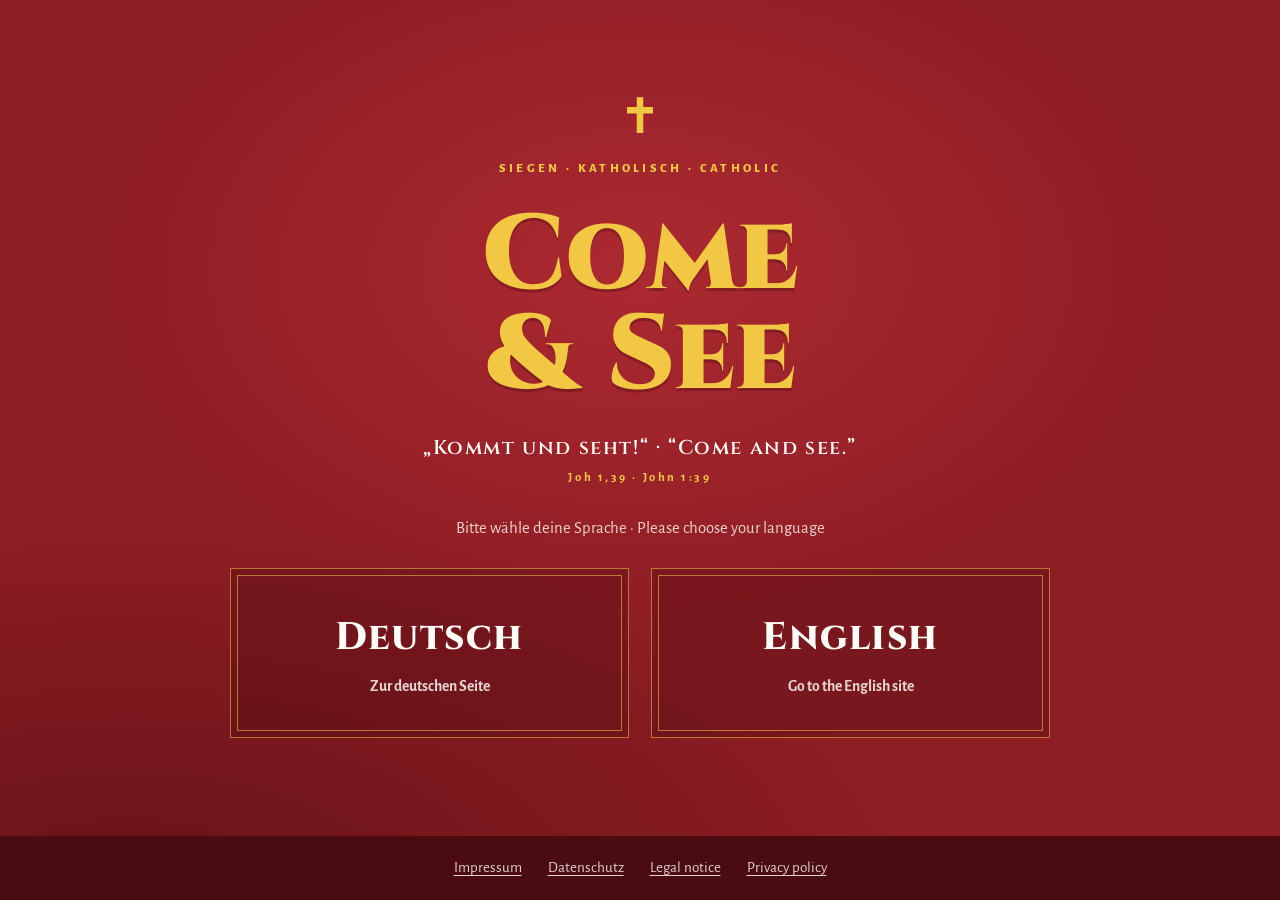
<file: public/index.html>
<!doctype html>
<html lang="de">
<head>
<meta charset="utf-8">
<meta name="viewport" content="width=device-width, initial-scale=1, viewport-fit=cover">
<title>Come &amp; See Siegen – Deutsch · English</title>
<meta name="description" content="Come &amp; See Siegen – multikulturelle katholische Gemeinschaft / multicultural Catholic community. Bitte Sprache wählen / Please choose your language.">
<link rel="canonical" href="https://comeandsee-siegen.com/">
<link rel="alternate" hreflang="de" href="https://comeandsee-siegen.com/de/">
<link rel="alternate" hreflang="en" href="https://comeandsee-siegen.com/en/">
<link rel="alternate" hreflang="x-default" href="https://comeandsee-siegen.com/">
<meta property="og:title" content="Come &amp; See Siegen">
<meta property="og:description" content="Multikulturelle katholische Gemeinschaft in Siegen · Multicultural Catholic community in Siegen">
<meta property="og:type" content="website">
<meta property="og:url" content="https://comeandsee-siegen.com/">
<meta property="og:image" content="https://comeandsee-siegen.com/assets/images/og-image.jpg">
<meta name="theme-color" content="#8F1D24">
<link rel="icon" href="assets/images/favicon-32.png" sizes="32x32" type="image/png">
<link rel="apple-touch-icon" href="assets/images/apple-touch-icon.png">
<link rel="stylesheet" href="assets/style.css">
</head>
<body class="lang-page cs">
<main class="lang-main">
  <div class="lang-box">
    <svg class="lang-cross" viewBox="0 0 16 22" aria-hidden="true"><path d="M6 0h4v6h6v4h-6v12H6V10H0V6h6z"/></svg>
    <p class="lang-eyebrow">Siegen · Katholisch · Catholic</p>
    <h1 class="lang-title"><span>Come</span><span>&amp; See</span></h1>
    <p class="lang-verse">„Kommt und seht!“ · “Come and see.”<small>Joh 1,39 · John 1:39</small></p>
    <p class="lang-ask">Bitte wähle deine Sprache · Please choose your language</p>
    <nav class="lang-cards" aria-label="Sprache / Language">
      <a class="lang-card" href="de/index.html" hreflang="de" lang="de"><strong>Deutsch</strong><span>Zur deutschen Seite</span></a>
      <a class="lang-card" href="en/index.html" hreflang="en" lang="en"><strong>English</strong><span>Go to the English site</span></a>
    </nav>
  </div>
</main>
<footer class="lang-foot"><div class="wrap">
  <a href="de/impressum.html" hreflang="de" lang="de">Impressum</a>
  <a href="de/datenschutz.html" hreflang="de" lang="de">Datenschutz</a>
  <a href="en/legal-notice.html" hreflang="en" lang="en">Legal notice</a>
  <a href="en/privacy-policy.html" hreflang="en" lang="en">Privacy policy</a>
</div></footer>
</body>
</html>
</file>
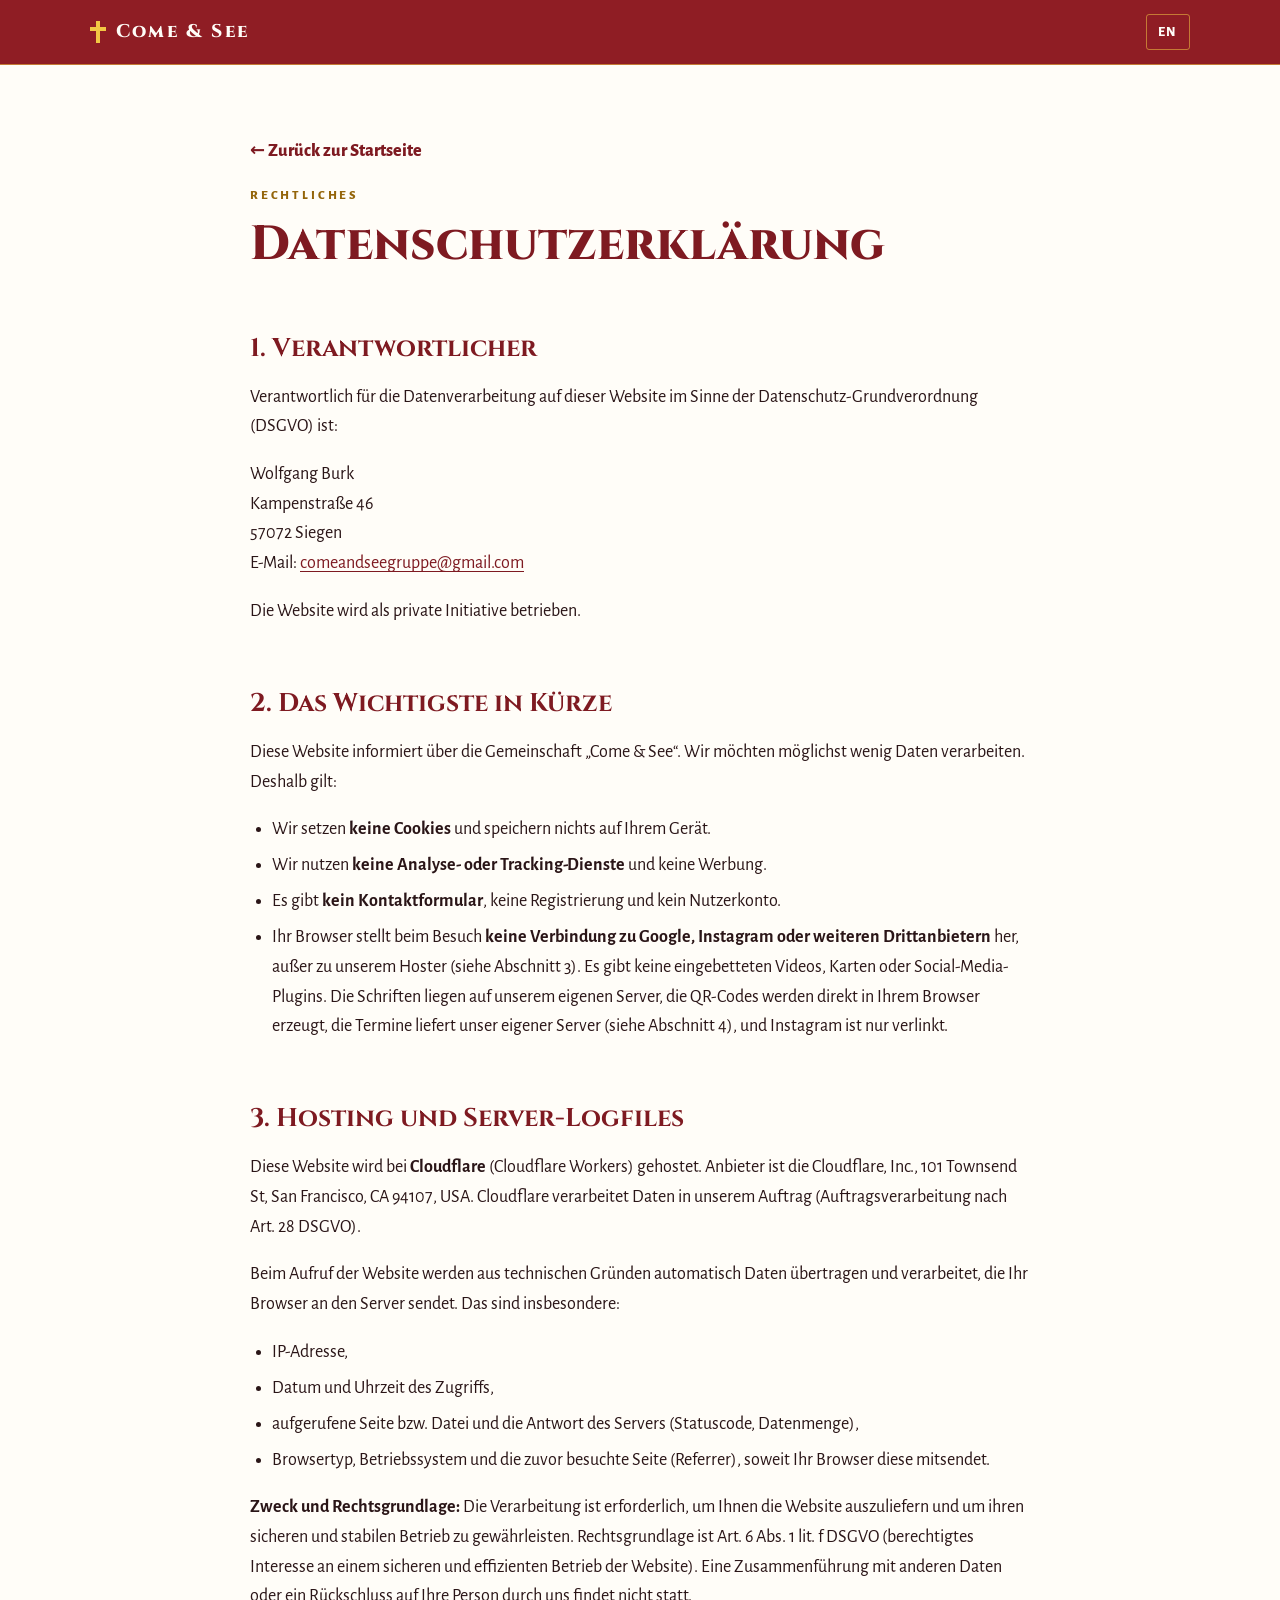
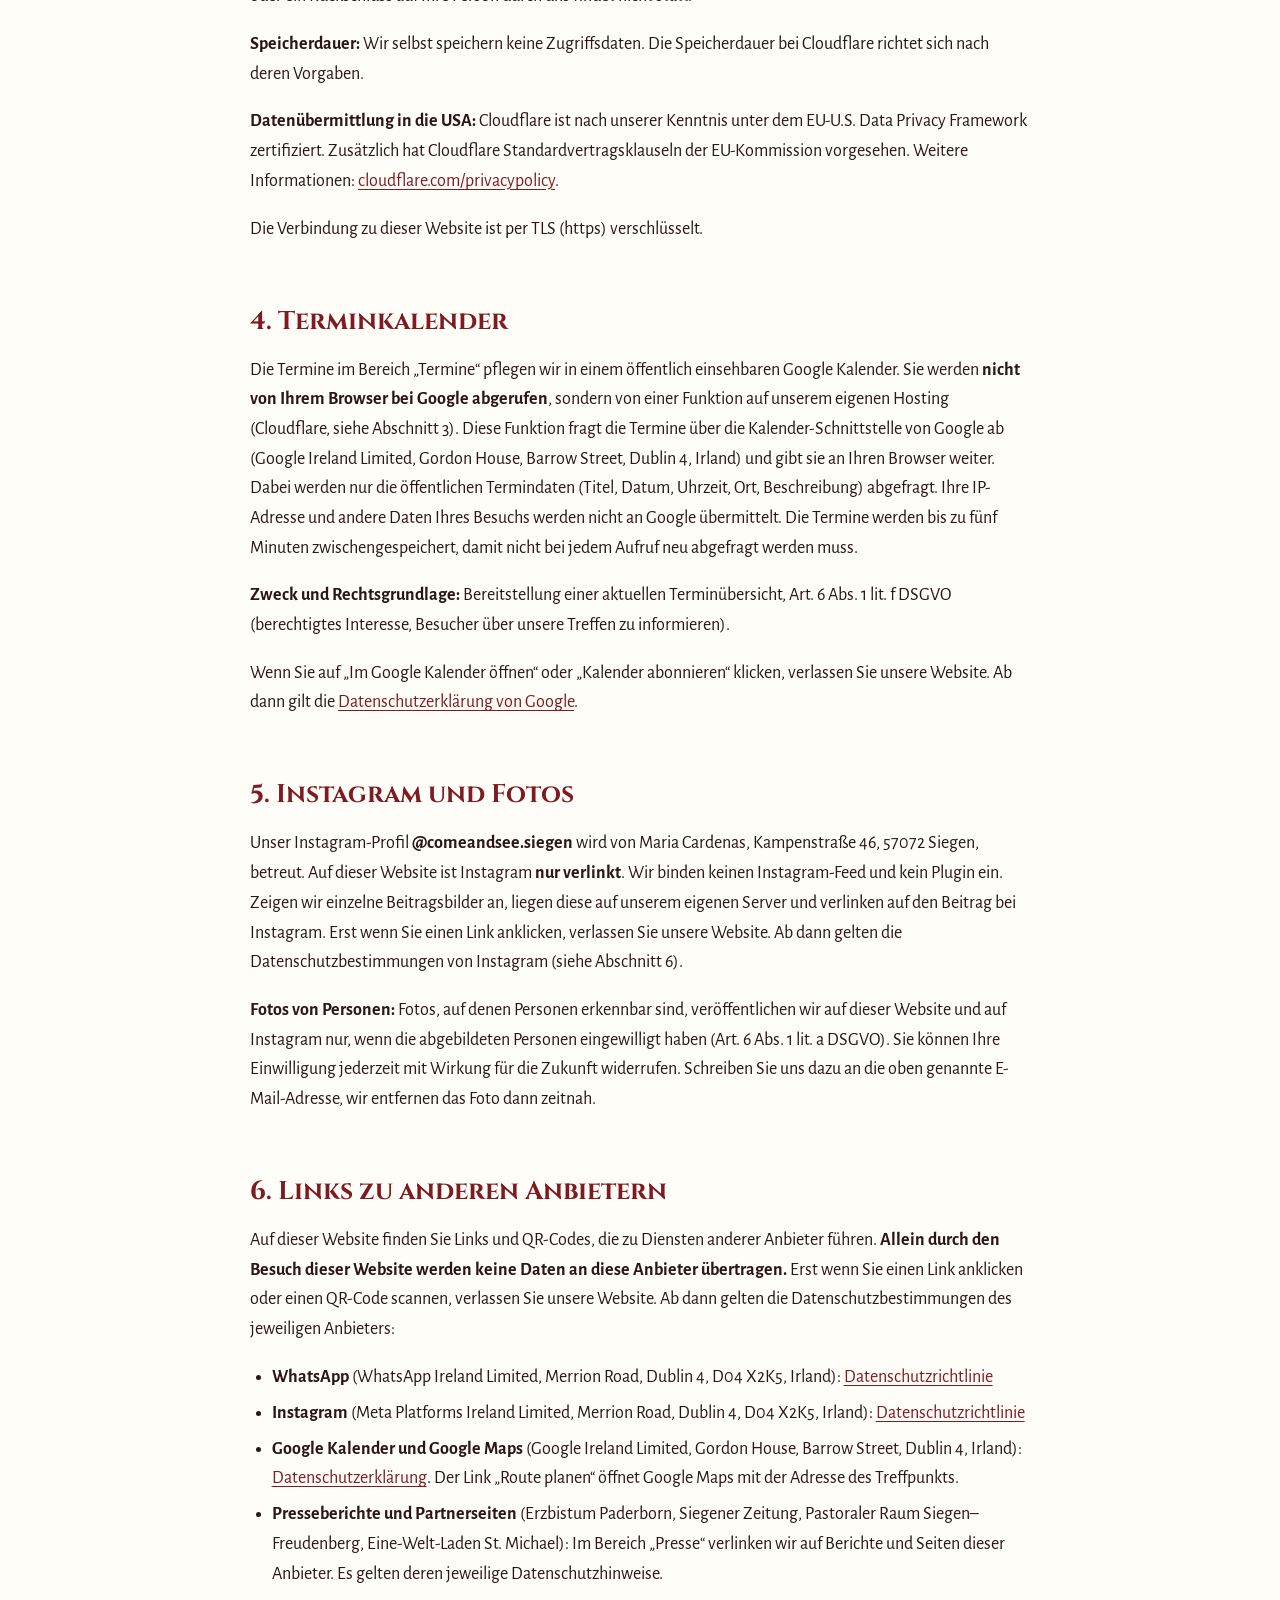
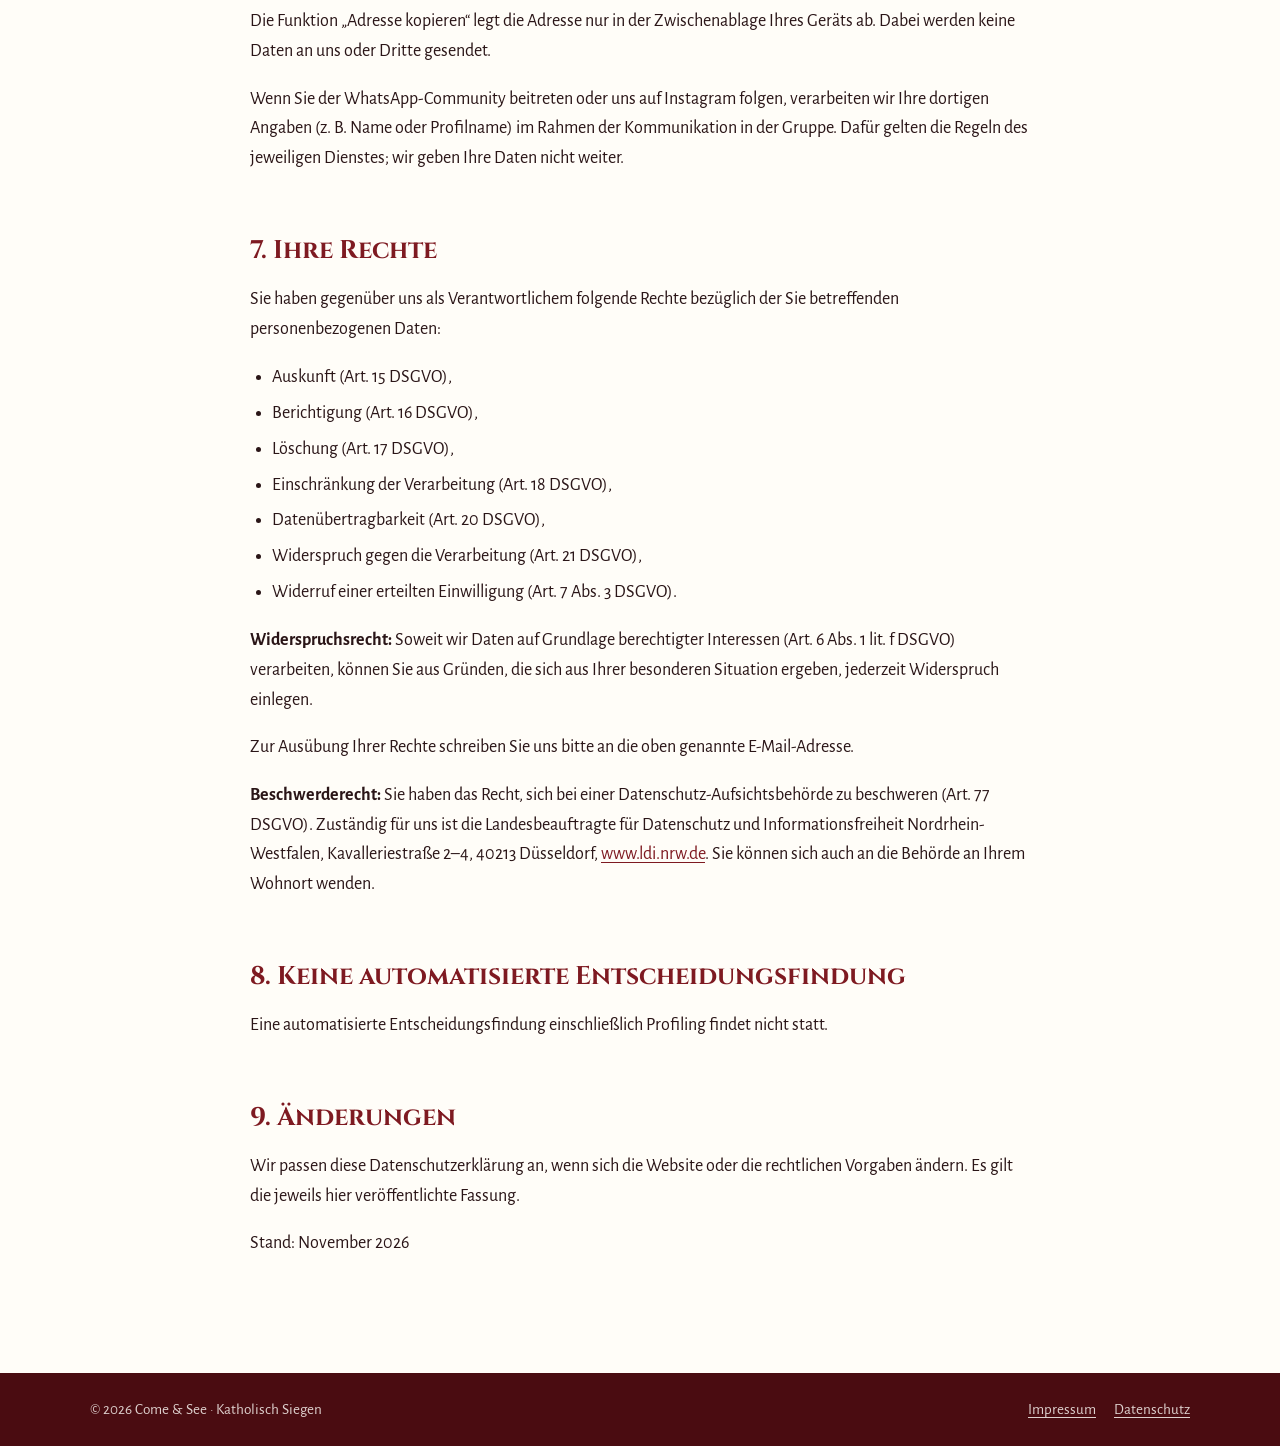
<file: public/de/datenschutz.html>
<!doctype html>
<html lang="de">
<head>
<meta charset="utf-8">
<meta name="viewport" content="width=device-width, initial-scale=1">
<title>Datenschutzerklärung – Come &amp; See Siegen</title>
<meta name="robots" content="noindex, follow">
<meta name="theme-color" content="#8F1D24">
<link rel="icon" href="../assets/images/favicon-32.png" sizes="32x32" type="image/png">
<link rel="stylesheet" href="../assets/style.css">
</head>
<body class="legal-page cs">
<header class="nav"><div class="wrap nav-in">
  <a class="brand" href="index.html"><svg viewBox="0 0 16 22" aria-hidden="true" width="16" height="22" style="fill:var(--gold)"><path d="M6 0h4v6h6v4h-6v12H6V10H0V6h6z"/></svg><span><span class="brand-t">Come &amp; See</span></span></a>
  <a class="lang-switch" href="../en/privacy-policy.html" hreflang="en" lang="en" title="Read this page in English">EN</a>
</div></header>
<main class="legal-main"><div class="wrap legal">
<p><a class="back" href="index.html">← Zurück zur Startseite</a></p>

<p class="eyebrow">Rechtliches</p>
<h1>Datenschutzerklärung</h1>
<h2>1. Verantwortlicher</h2>
<p>Verantwortlich für die Datenverarbeitung auf dieser Website im Sinne der Datenschutz-Grundverordnung (DSGVO) ist:</p>
<address>
  Wolfgang Burk<br>
  Kampenstraße 46<br>
  57072 Siegen<br>
  E-Mail: <a href="mailto:comeandseegruppe@gmail.com">comeandseegruppe@gmail.com</a>
</address>
<p>Die Website wird als private Initiative betrieben.</p>

<h2>2. Das Wichtigste in Kürze</h2>
<p>Diese Website informiert über die Gemeinschaft „Come &amp; See“. Wir möchten möglichst wenig Daten verarbeiten. Deshalb gilt:</p>
<ul>
  <li>Wir setzen <strong>keine Cookies</strong> und speichern nichts auf Ihrem Gerät.</li>
  <li>Wir nutzen <strong>keine Analyse- oder Tracking-Dienste</strong> und keine Werbung.</li>
  <li>Es gibt <strong>kein Kontaktformular</strong>, keine Registrierung und kein Nutzerkonto.</li>
  <li>Ihr Browser stellt beim Besuch <strong>keine Verbindung zu Google, Instagram oder weiteren Drittanbietern</strong> her, außer zu unserem Hoster (siehe Abschnitt 3). Es gibt keine eingebetteten Videos, Karten oder Social-Media-Plugins. Die Schriften liegen auf unserem eigenen Server, die QR-Codes werden direkt in Ihrem Browser erzeugt, die Termine liefert unser eigener Server (siehe Abschnitt 4), und Instagram ist nur verlinkt.</li>
</ul>

<h2>3. Hosting und Server-Logfiles</h2>
<p>Diese Website wird bei <strong>Cloudflare</strong> (Cloudflare Workers) gehostet. Anbieter ist die Cloudflare, Inc., 101 Townsend St, San Francisco, CA 94107, USA. Cloudflare verarbeitet Daten in unserem Auftrag (Auftragsverarbeitung nach Art. 28 DSGVO).</p>
<p>Beim Aufruf der Website werden aus technischen Gründen automatisch Daten übertragen und verarbeitet, die Ihr Browser an den Server sendet. Das sind insbesondere:</p>
<ul>
  <li>IP-Adresse,</li>
  <li>Datum und Uhrzeit des Zugriffs,</li>
  <li>aufgerufene Seite bzw. Datei und die Antwort des Servers (Statuscode, Datenmenge),</li>
  <li>Browsertyp, Betriebssystem und die zuvor besuchte Seite (Referrer), soweit Ihr Browser diese mitsendet.</li>
</ul>
<p><strong>Zweck und Rechtsgrundlage:</strong> Die Verarbeitung ist erforderlich, um Ihnen die Website auszuliefern und um ihren sicheren und stabilen Betrieb zu gewährleisten. Rechtsgrundlage ist Art. 6 Abs. 1 lit. f DSGVO (berechtigtes Interesse an einem sicheren und effizienten Betrieb der Website). Eine Zusammenführung mit anderen Daten oder ein Rückschluss auf Ihre Person durch uns findet nicht statt.</p>
<p><strong>Speicherdauer:</strong> Wir selbst speichern keine Zugriffsdaten. Die Speicherdauer bei Cloudflare richtet sich nach deren Vorgaben.</p>
<p><strong>Datenübermittlung in die USA:</strong> Cloudflare ist nach unserer Kenntnis unter dem EU-U.S. Data Privacy Framework zertifiziert. Zusätzlich hat Cloudflare Standardvertragsklauseln der EU-Kommission vorgesehen. Weitere Informationen: <a href="https://www.cloudflare.com/privacypolicy/" target="_blank" rel="noopener noreferrer">cloudflare.com/privacypolicy</a>.</p>
<p>Die Verbindung zu dieser Website ist per TLS (https) verschlüsselt.</p>

<h2>4. Terminkalender</h2>
<p>Die Termine im Bereich „Termine“ pflegen wir in einem öffentlich einsehbaren Google Kalender. Sie werden <strong>nicht von Ihrem Browser bei Google abgerufen</strong>, sondern von einer Funktion auf unserem eigenen Hosting (Cloudflare, siehe Abschnitt 3). Diese Funktion fragt die Termine über die Kalender-Schnittstelle von Google ab (Google Ireland Limited, Gordon House, Barrow Street, Dublin 4, Irland) und gibt sie an Ihren Browser weiter. Dabei werden nur die öffentlichen Termindaten (Titel, Datum, Uhrzeit, Ort, Beschreibung) abgefragt. Ihre IP-Adresse und andere Daten Ihres Besuchs werden nicht an Google übermittelt. Die Termine werden bis zu fünf Minuten zwischengespeichert, damit nicht bei jedem Aufruf neu abgefragt werden muss.</p>
<p><strong>Zweck und Rechtsgrundlage:</strong> Bereitstellung einer aktuellen Terminübersicht, Art. 6 Abs. 1 lit. f DSGVO (berechtigtes Interesse, Besucher über unsere Treffen zu informieren).</p>
<p>Wenn Sie auf „Im Google Kalender öffnen“ oder „Kalender abonnieren“ klicken, verlassen Sie unsere Website. Ab dann gilt die <a href="https://policies.google.com/privacy" target="_blank" rel="noopener noreferrer">Datenschutzerklärung von Google</a>.</p>

<h2>5. Instagram und Fotos</h2>
<p>Unser Instagram-Profil <strong>@comeandsee.siegen</strong> wird von Maria Cardenas, Kampenstraße 46, 57072 Siegen, betreut. Auf dieser Website ist Instagram <strong>nur verlinkt</strong>. Wir binden keinen Instagram-Feed und kein Plugin ein. Zeigen wir einzelne Beitragsbilder an, liegen diese auf unserem eigenen Server und verlinken auf den Beitrag bei Instagram. Erst wenn Sie einen Link anklicken, verlassen Sie unsere Website. Ab dann gelten die Datenschutzbestimmungen von Instagram (siehe Abschnitt 6).</p>
<p><strong>Fotos von Personen:</strong> Fotos, auf denen Personen erkennbar sind, veröffentlichen wir auf dieser Website und auf Instagram nur, wenn die abgebildeten Personen eingewilligt haben (Art. 6 Abs. 1 lit. a DSGVO). Sie können Ihre Einwilligung jederzeit mit Wirkung für die Zukunft widerrufen. Schreiben Sie uns dazu an die oben genannte E-Mail-Adresse, wir entfernen das Foto dann zeitnah.</p>

<h2>6. Links zu anderen Anbietern</h2>
<p>Auf dieser Website finden Sie Links und QR-Codes, die zu Diensten anderer Anbieter führen. <strong>Allein durch den Besuch dieser Website werden keine Daten an diese Anbieter übertragen.</strong> Erst wenn Sie einen Link anklicken oder einen QR-Code scannen, verlassen Sie unsere Website. Ab dann gelten die Datenschutzbestimmungen des jeweiligen Anbieters:</p>
<ul>
  <li><strong>WhatsApp</strong> (WhatsApp Ireland Limited, Merrion Road, Dublin 4, D04 X2K5, Irland): <a href="https://www.whatsapp.com/legal/privacy-policy-eea" target="_blank" rel="noopener noreferrer">Datenschutzrichtlinie</a></li>
  <li><strong>Instagram</strong> (Meta Platforms Ireland Limited, Merrion Road, Dublin 4, D04 X2K5, Irland): <a href="https://privacycenter.instagram.com/policy" target="_blank" rel="noopener noreferrer">Datenschutzrichtlinie</a></li>
  <li><strong>Google Kalender und Google Maps</strong> (Google Ireland Limited, Gordon House, Barrow Street, Dublin 4, Irland): <a href="https://policies.google.com/privacy" target="_blank" rel="noopener noreferrer">Datenschutzerklärung</a>. Der Link „Route planen“ öffnet Google Maps mit der Adresse des Treffpunkts.</li>
  <li><strong>Presseberichte und Partnerseiten</strong> (Erzbistum Paderborn, Siegener Zeitung, Pastoraler Raum Siegen–Freudenberg, Eine-Welt-Laden St. Michael): Im Bereich „Presse“ verlinken wir auf Berichte und Seiten dieser Anbieter. Es gelten deren jeweilige Datenschutzhinweise.</li>
</ul>
<p>Die Funktion „Adresse kopieren“ legt die Adresse nur in der Zwischenablage Ihres Geräts ab. Dabei werden keine Daten an uns oder Dritte gesendet.</p>
<p>Wenn Sie der WhatsApp-Community beitreten oder uns auf Instagram folgen, verarbeiten wir Ihre dortigen Angaben (z. B. Name oder Profilname) im Rahmen der Kommunikation in der Gruppe. Dafür gelten die Regeln des jeweiligen Dienstes; wir geben Ihre Daten nicht weiter.</p>

<h2>7. Ihre Rechte</h2>
<p>Sie haben gegenüber uns als Verantwortlichem folgende Rechte bezüglich der Sie betreffenden personenbezogenen Daten:</p>
<ul>
  <li>Auskunft (Art. 15 DSGVO),</li>
  <li>Berichtigung (Art. 16 DSGVO),</li>
  <li>Löschung (Art. 17 DSGVO),</li>
  <li>Einschränkung der Verarbeitung (Art. 18 DSGVO),</li>
  <li>Datenübertragbarkeit (Art. 20 DSGVO),</li>
  <li>Widerspruch gegen die Verarbeitung (Art. 21 DSGVO),</li>
  <li>Widerruf einer erteilten Einwilligung (Art. 7 Abs. 3 DSGVO).</li>
</ul>
<p><strong>Widerspruchsrecht:</strong> Soweit wir Daten auf Grundlage berechtigter Interessen (Art. 6 Abs. 1 lit. f DSGVO) verarbeiten, können Sie aus Gründen, die sich aus Ihrer besonderen Situation ergeben, jederzeit Widerspruch einlegen.</p>
<p>Zur Ausübung Ihrer Rechte schreiben Sie uns bitte an die oben genannte E-Mail-Adresse.</p>
<p><strong>Beschwerderecht:</strong> Sie haben das Recht, sich bei einer Datenschutz-Aufsichtsbehörde zu beschweren (Art. 77 DSGVO). Zuständig für uns ist die Landesbeauftragte für Datenschutz und Informationsfreiheit Nordrhein-Westfalen, Kavalleriestraße 2–4, 40213 Düsseldorf, <a href="https://www.ldi.nrw.de" target="_blank" rel="noopener noreferrer">www.ldi.nrw.de</a>. Sie können sich auch an die Behörde an Ihrem Wohnort wenden.</p>

<h2>8. Keine automatisierte Entscheidungsfindung</h2>
<p>Eine automatisierte Entscheidungsfindung einschließlich Profiling findet nicht statt.</p>

<h2>9. Änderungen</h2>
<p>Wir passen diese Datenschutzerklärung an, wenn sich die Website oder die rechtlichen Vorgaben ändern. Es gilt die jeweils hier veröffentlichte Fassung.</p>
<p>Stand: November 2026</p>

</div></main>
<footer class="legal-foot"><div class="wrap">
  <span>© <span id="y">2026</span> Come &amp; See · Katholisch Siegen</span>
  <span class="foot-legal"><a href="impressum.html">Impressum</a><a href="datenschutz.html">Datenschutz</a></span>
</div></footer>
<script src="../assets/legal.js" defer></script>
</body>
</html>
</file>
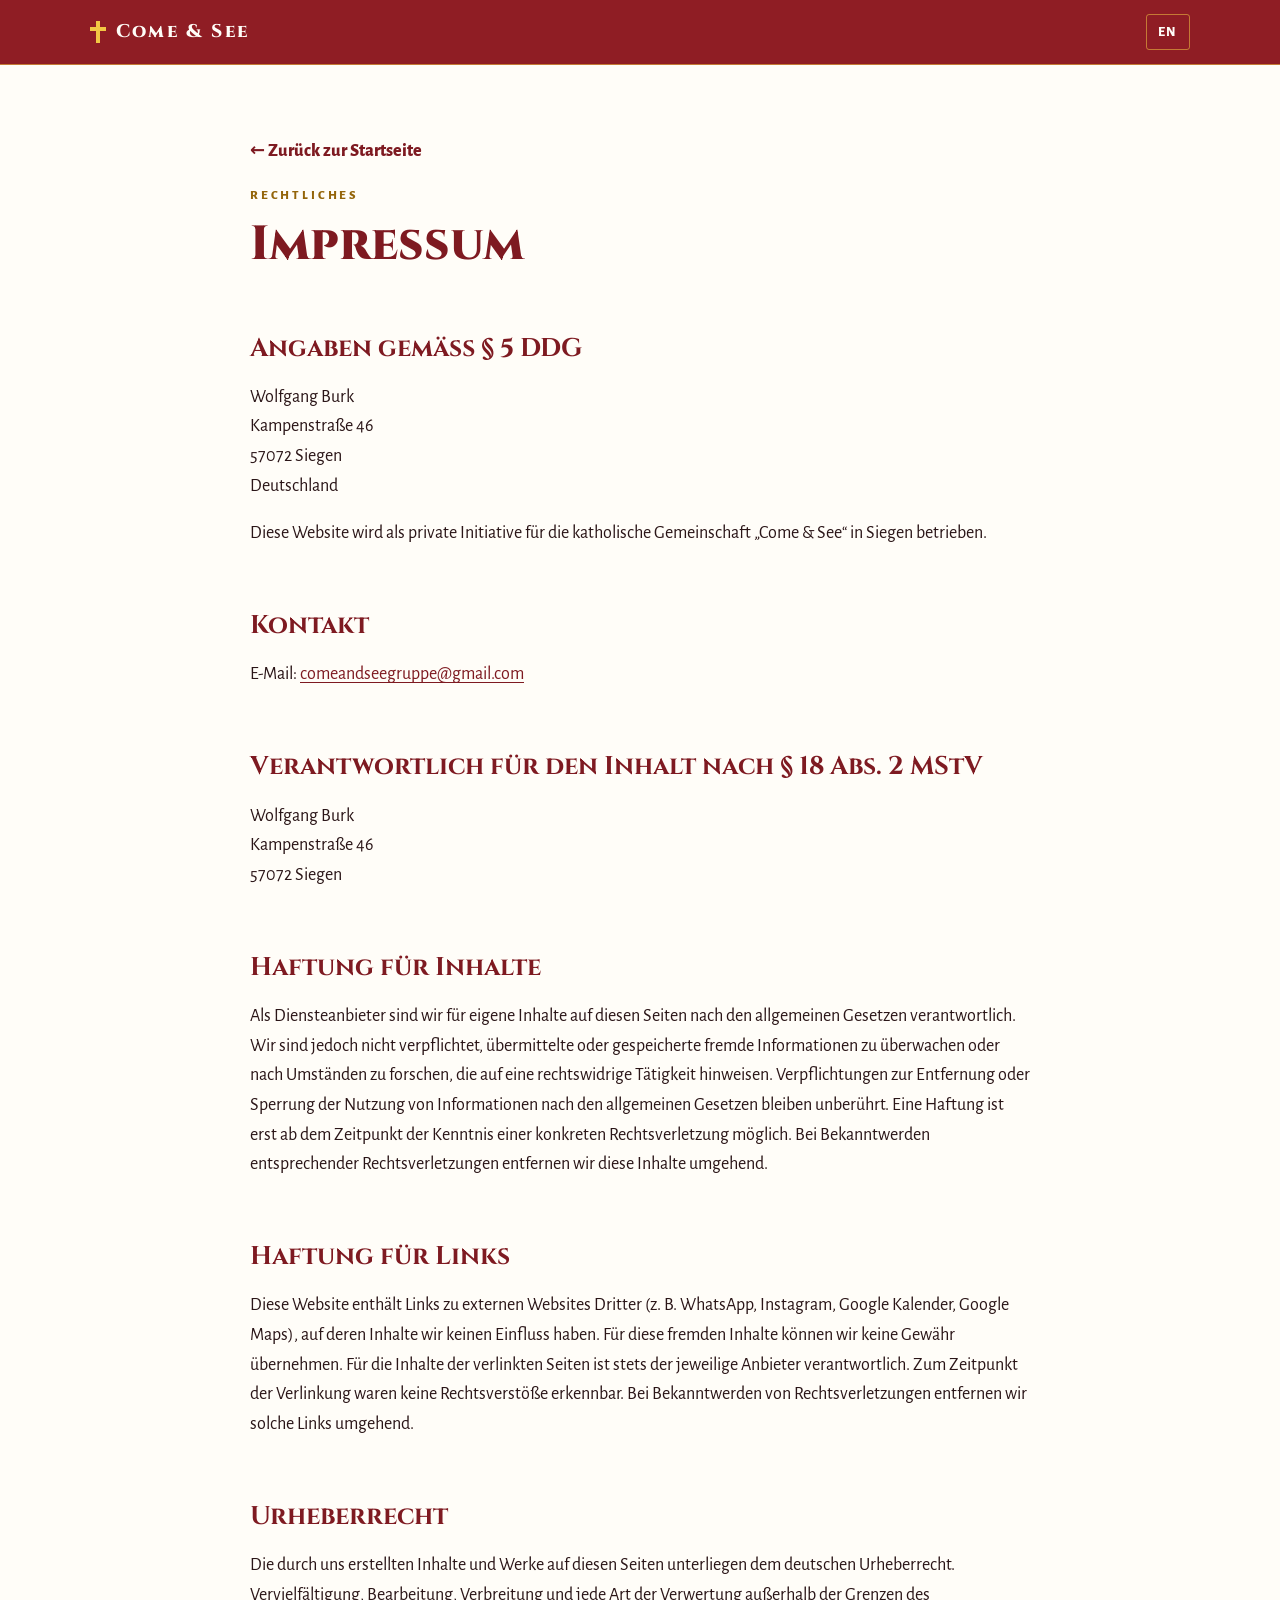
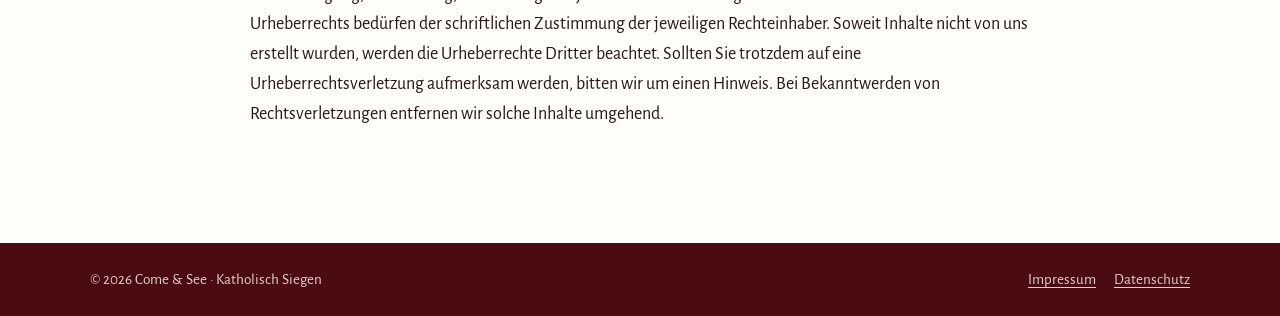
<file: public/de/impressum.html>
<!doctype html>
<html lang="de">
<head>
<meta charset="utf-8">
<meta name="viewport" content="width=device-width, initial-scale=1">
<title>Impressum – Come &amp; See Siegen</title>
<meta name="robots" content="noindex, follow">
<meta name="theme-color" content="#8F1D24">
<link rel="icon" href="../assets/images/favicon-32.png" sizes="32x32" type="image/png">
<link rel="stylesheet" href="../assets/style.css">
</head>
<body class="legal-page cs">
<header class="nav"><div class="wrap nav-in">
  <a class="brand" href="index.html"><svg viewBox="0 0 16 22" aria-hidden="true" width="16" height="22" style="fill:var(--gold)"><path d="M6 0h4v6h6v4h-6v12H6V10H0V6h6z"/></svg><span><span class="brand-t">Come &amp; See</span></span></a>
  <a class="lang-switch" href="../en/legal-notice.html" hreflang="en" lang="en" title="Read this page in English">EN</a>
</div></header>
<main class="legal-main"><div class="wrap legal">
<p><a class="back" href="index.html">← Zurück zur Startseite</a></p>

<p class="eyebrow">Rechtliches</p>
<h1>Impressum</h1>
<h2>Angaben gemäß § 5 DDG</h2>
<address>
  Wolfgang Burk<br>
  Kampenstraße 46<br>
  57072 Siegen<br>
  Deutschland
</address>
<p>Diese Website wird als private Initiative für die katholische Gemeinschaft „Come &amp; See“ in Siegen betrieben.</p>

<h2>Kontakt</h2>
<p>E-Mail: <a href="mailto:comeandseegruppe@gmail.com">comeandseegruppe@gmail.com</a></p>

<h2>Verantwortlich für den Inhalt nach § 18 Abs. 2 MStV</h2>
<address>
  Wolfgang Burk<br>
  Kampenstraße 46<br>
  57072 Siegen
</address>

<h2>Haftung für Inhalte</h2>
<p>Als Diensteanbieter sind wir für eigene Inhalte auf diesen Seiten nach den allgemeinen Gesetzen verantwortlich. Wir sind jedoch nicht verpflichtet, übermittelte oder gespeicherte fremde Informationen zu überwachen oder nach Umständen zu forschen, die auf eine rechtswidrige Tätigkeit hinweisen. Verpflichtungen zur Entfernung oder Sperrung der Nutzung von Informationen nach den allgemeinen Gesetzen bleiben unberührt. Eine Haftung ist erst ab dem Zeitpunkt der Kenntnis einer konkreten Rechtsverletzung möglich. Bei Bekanntwerden entsprechender Rechtsverletzungen entfernen wir diese Inhalte umgehend.</p>

<h2>Haftung für Links</h2>
<p>Diese Website enthält Links zu externen Websites Dritter (z. B. WhatsApp, Instagram, Google Kalender, Google Maps), auf deren Inhalte wir keinen Einfluss haben. Für diese fremden Inhalte können wir keine Gewähr übernehmen. Für die Inhalte der verlinkten Seiten ist stets der jeweilige Anbieter verantwortlich. Zum Zeitpunkt der Verlinkung waren keine Rechtsverstöße erkennbar. Bei Bekanntwerden von Rechtsverletzungen entfernen wir solche Links umgehend.</p>

<h2>Urheberrecht</h2>
<p>Die durch uns erstellten Inhalte und Werke auf diesen Seiten unterliegen dem deutschen Urheberrecht. Vervielfältigung, Bearbeitung, Verbreitung und jede Art der Verwertung außerhalb der Grenzen des Urheberrechts bedürfen der schriftlichen Zustimmung der jeweiligen Rechteinhaber. Soweit Inhalte nicht von uns erstellt wurden, werden die Urheberrechte Dritter beachtet. Sollten Sie trotzdem auf eine Urheberrechtsverletzung aufmerksam werden, bitten wir um einen Hinweis. Bei Bekanntwerden von Rechtsverletzungen entfernen wir solche Inhalte umgehend.</p>

</div></main>
<footer class="legal-foot"><div class="wrap">
  <span>© <span id="y">2026</span> Come &amp; See · Katholisch Siegen</span>
  <span class="foot-legal"><a href="impressum.html">Impressum</a><a href="datenschutz.html">Datenschutz</a></span>
</div></footer>
<script src="../assets/legal.js" defer></script>
</body>
</html>
</file>
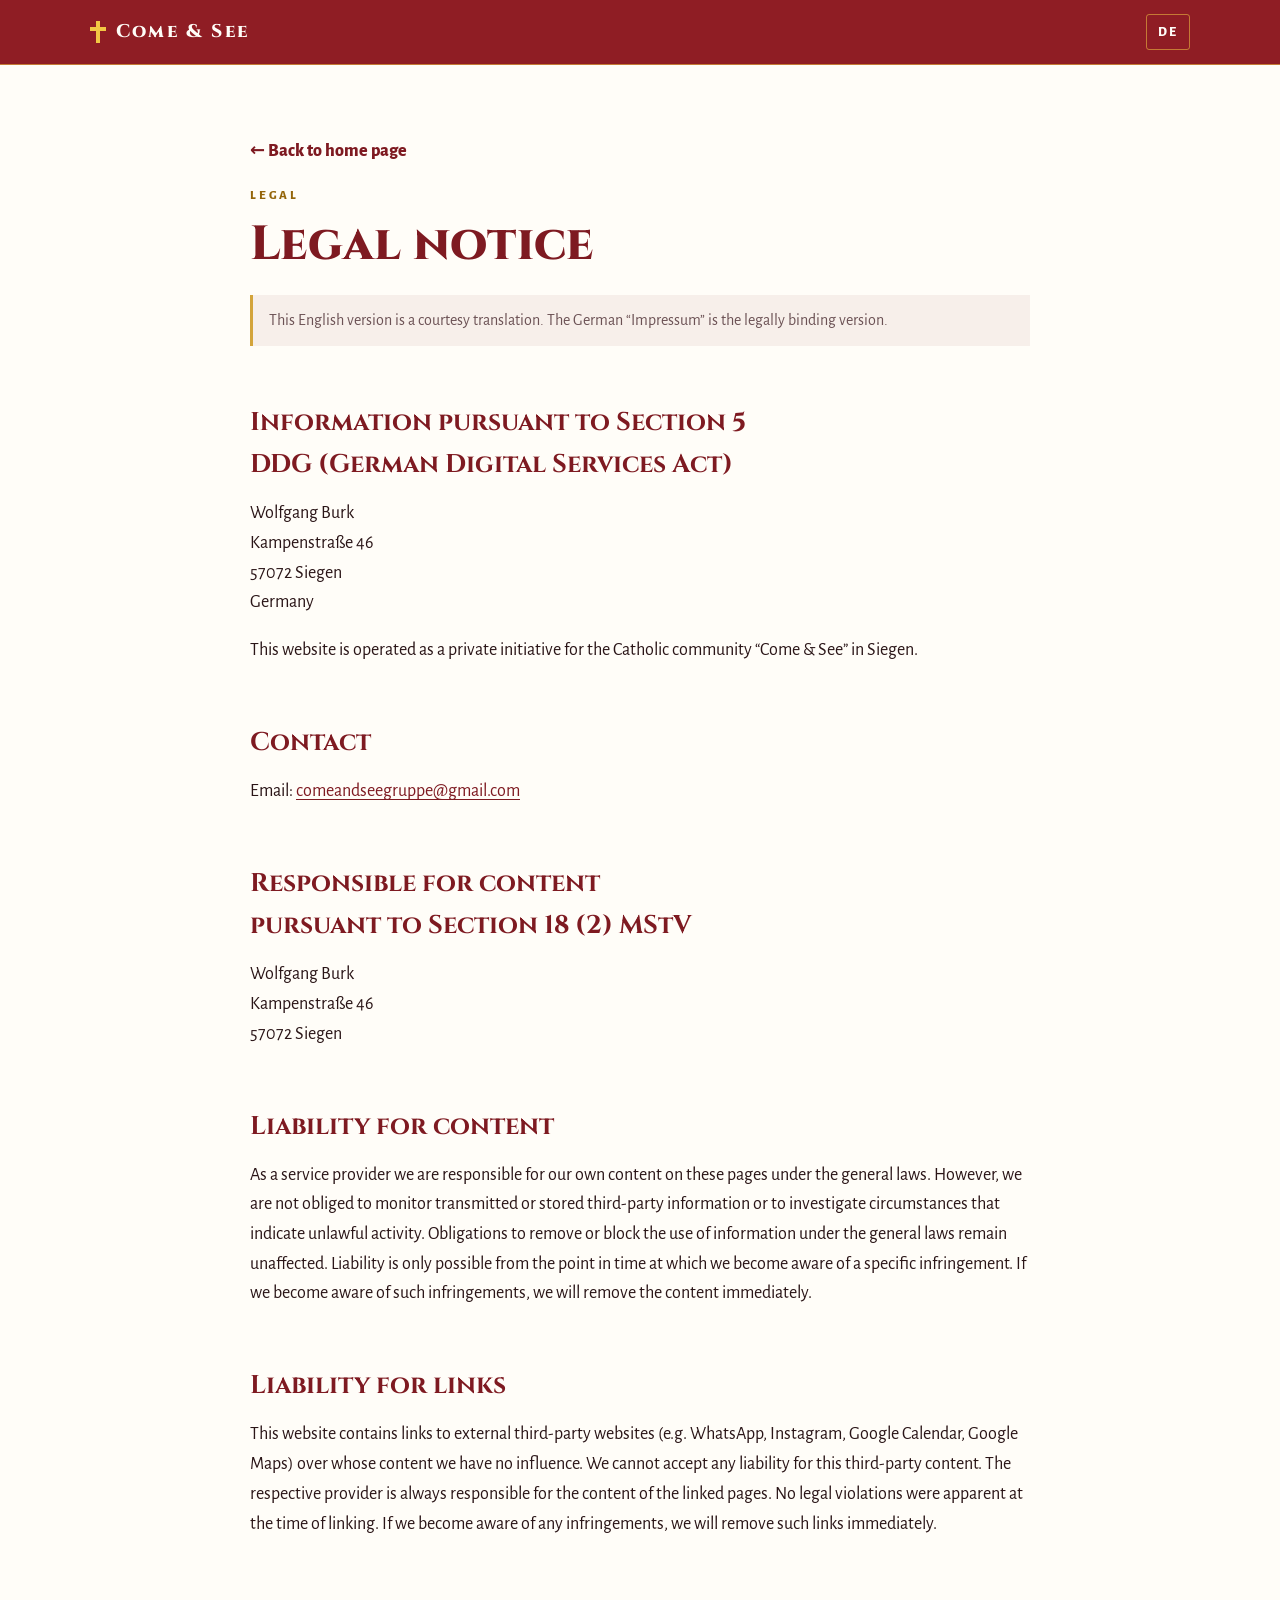
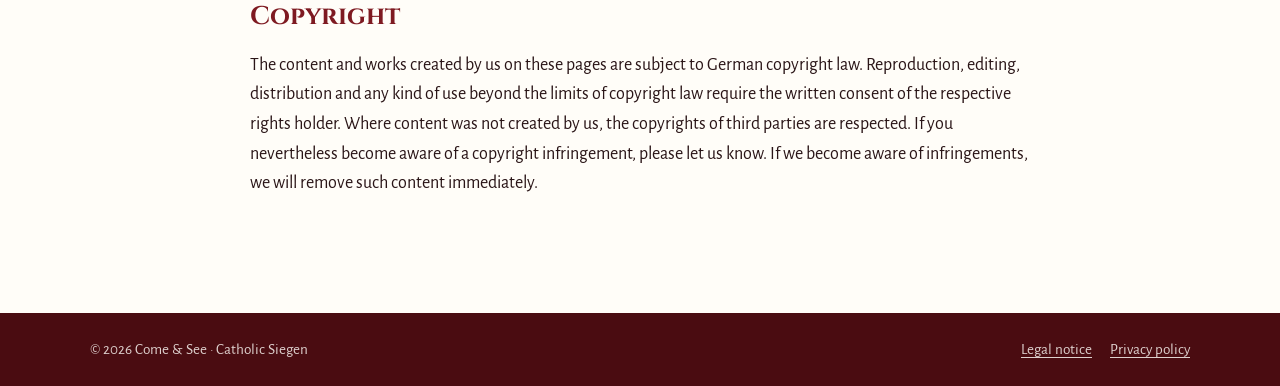
<file: public/en/legal-notice.html>
<!doctype html>
<html lang="en">
<head>
<meta charset="utf-8">
<meta name="viewport" content="width=device-width, initial-scale=1">
<title>Legal notice – Come &amp; See Siegen</title>
<meta name="robots" content="noindex, follow">
<meta name="theme-color" content="#8F1D24">
<link rel="icon" href="../assets/images/favicon-32.png" sizes="32x32" type="image/png">
<link rel="stylesheet" href="../assets/style.css">
</head>
<body class="legal-page cs">
<header class="nav"><div class="wrap nav-in">
  <a class="brand" href="index.html"><svg viewBox="0 0 16 22" aria-hidden="true" width="16" height="22" style="fill:var(--gold)"><path d="M6 0h4v6h6v4h-6v12H6V10H0V6h6z"/></svg><span><span class="brand-t">Come &amp; See</span></span></a>
  <a class="lang-switch" href="../de/impressum.html" hreflang="de" lang="de" title="Diese Seite auf Deutsch lesen">DE</a>
</div></header>
<main class="legal-main"><div class="wrap legal">
<p><a class="back" href="index.html">← Back to home page</a></p>

<p class="eyebrow">Legal</p>
<h1>Legal notice</h1>
<p class="note">This English version is a courtesy translation. The German “Impressum” is the legally binding version.</p>
<h2>Information pursuant to Section 5 DDG (German Digital Services Act)</h2>
<address>
  Wolfgang Burk<br>
  Kampenstraße 46<br>
  57072 Siegen<br>
  Germany
</address>
<p>This website is operated as a private initiative for the Catholic community “Come &amp; See” in Siegen.</p>

<h2>Contact</h2>
<p>Email: <a href="mailto:comeandseegruppe@gmail.com">comeandseegruppe@gmail.com</a></p>

<h2>Responsible for content pursuant to Section 18 (2) MStV</h2>
<address>
  Wolfgang Burk<br>
  Kampenstraße 46<br>
  57072 Siegen
</address>

<h2>Liability for content</h2>
<p>As a service provider we are responsible for our own content on these pages under the general laws. However, we are not obliged to monitor transmitted or stored third-party information or to investigate circumstances that indicate unlawful activity. Obligations to remove or block the use of information under the general laws remain unaffected. Liability is only possible from the point in time at which we become aware of a specific infringement. If we become aware of such infringements, we will remove the content immediately.</p>

<h2>Liability for links</h2>
<p>This website contains links to external third-party websites (e.g. WhatsApp, Instagram, Google Calendar, Google Maps) over whose content we have no influence. We cannot accept any liability for this third-party content. The respective provider is always responsible for the content of the linked pages. No legal violations were apparent at the time of linking. If we become aware of any infringements, we will remove such links immediately.</p>

<h2>Copyright</h2>
<p>The content and works created by us on these pages are subject to German copyright law. Reproduction, editing, distribution and any kind of use beyond the limits of copyright law require the written consent of the respective rights holder. Where content was not created by us, the copyrights of third parties are respected. If you nevertheless become aware of a copyright infringement, please let us know. If we become aware of infringements, we will remove such content immediately.</p>

</div></main>
<footer class="legal-foot"><div class="wrap">
  <span>© <span id="y">2026</span> Come &amp; See · Catholic Siegen</span>
  <span class="foot-legal"><a href="legal-notice.html">Legal notice</a><a href="privacy-policy.html">Privacy policy</a></span>
</div></footer>
<script src="../assets/legal.js" defer></script>
</body>
</html>
</file>
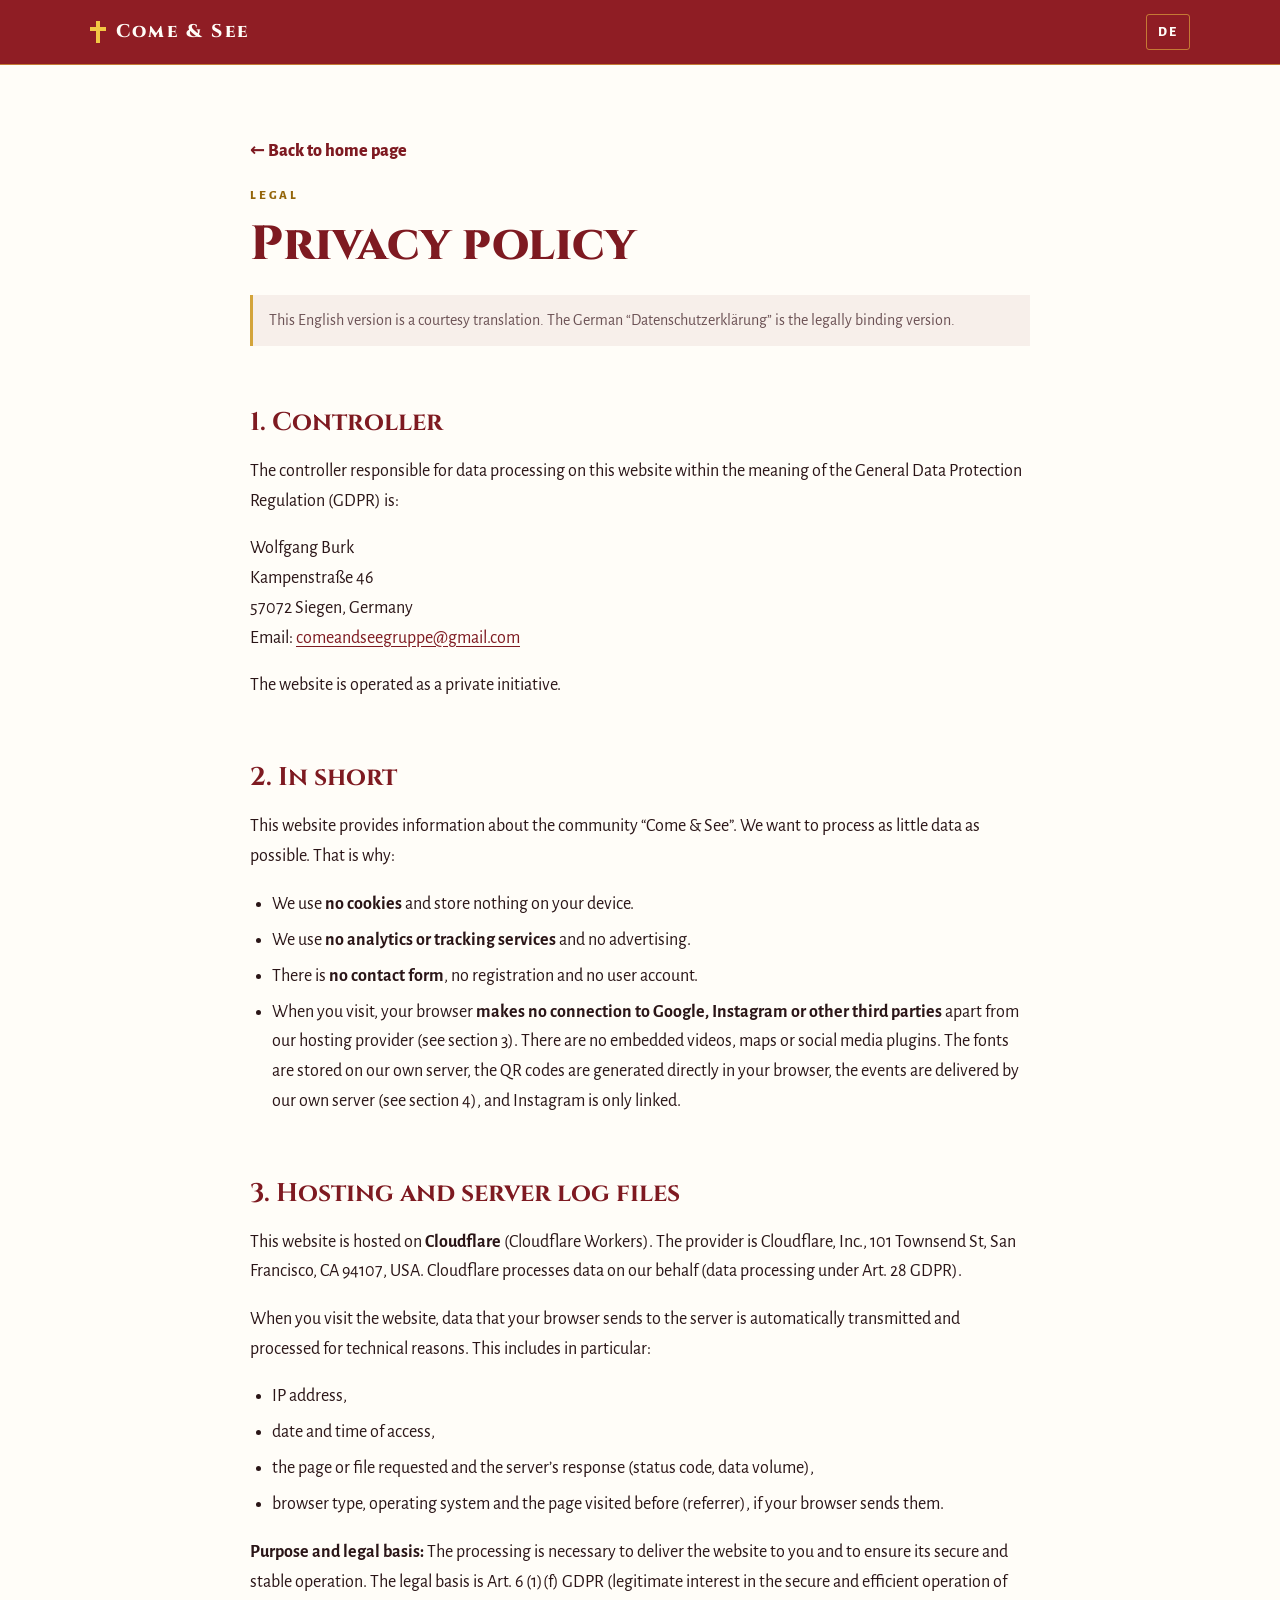
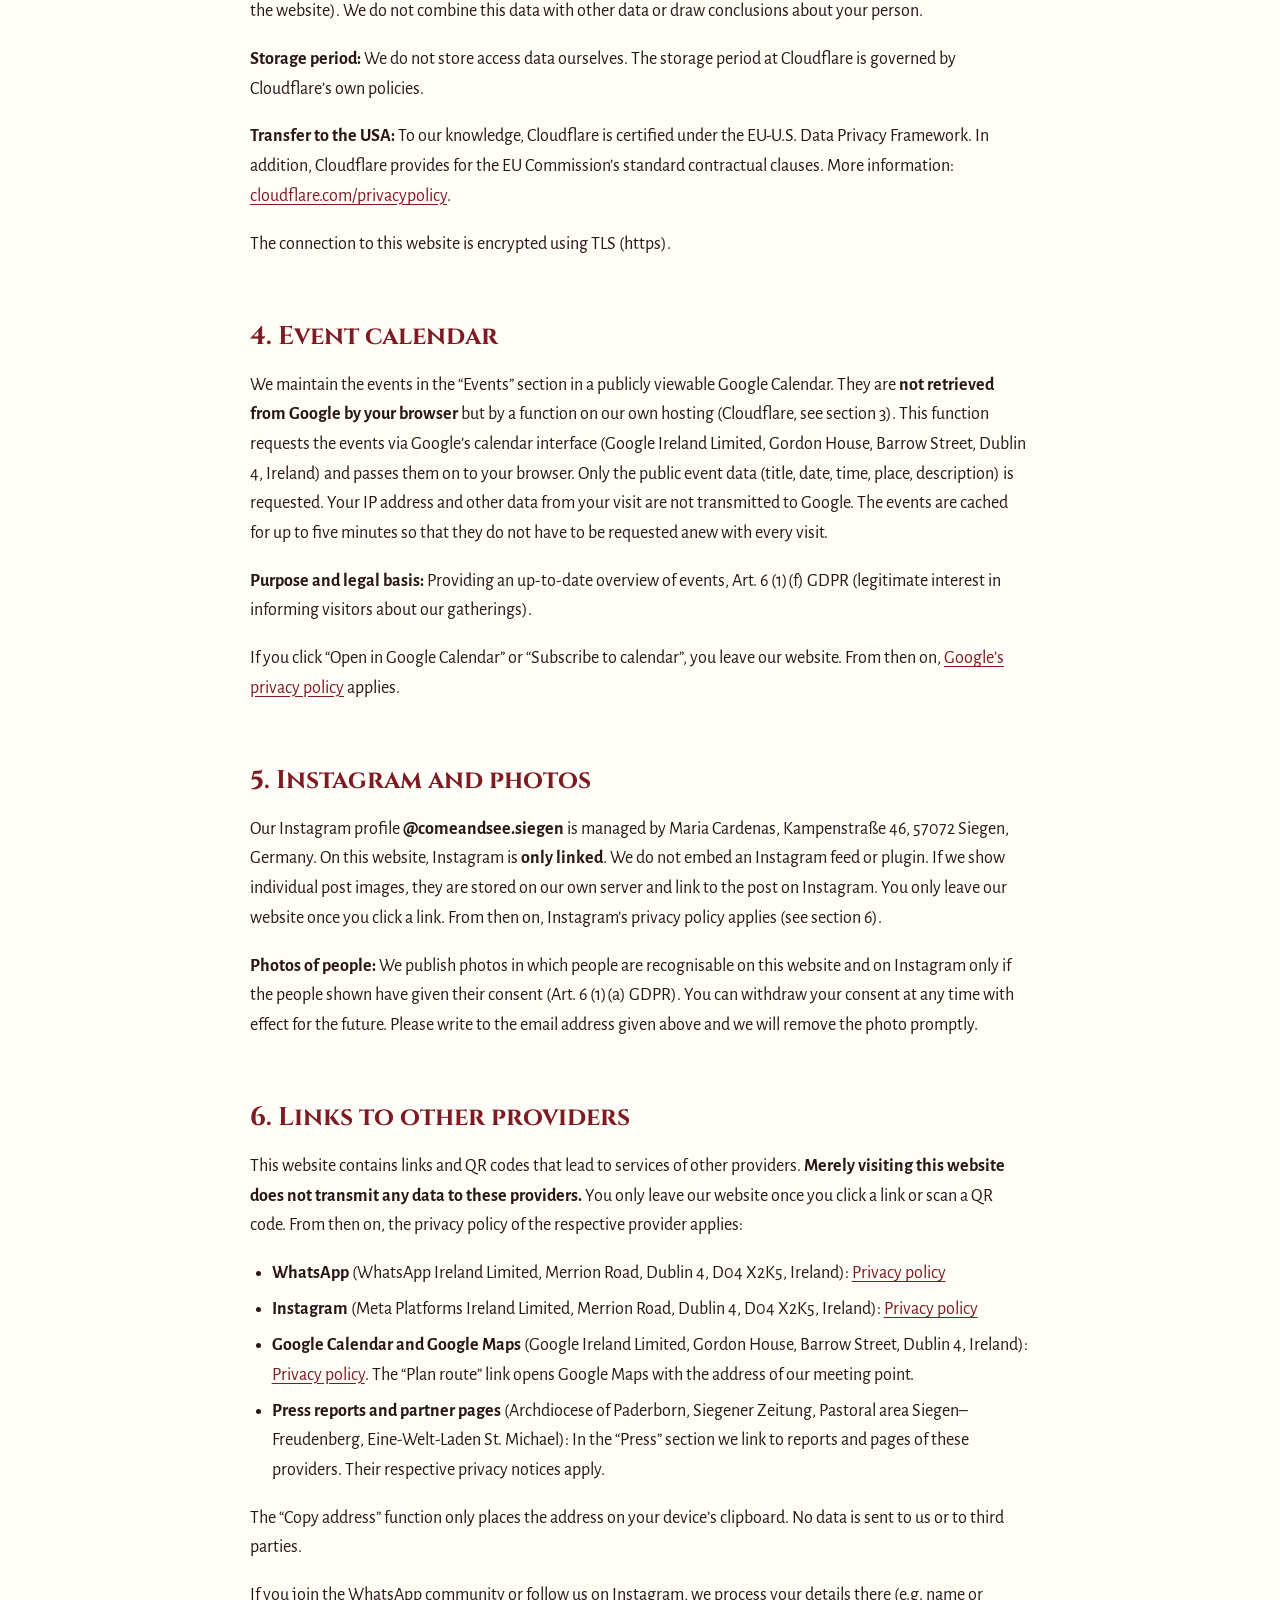
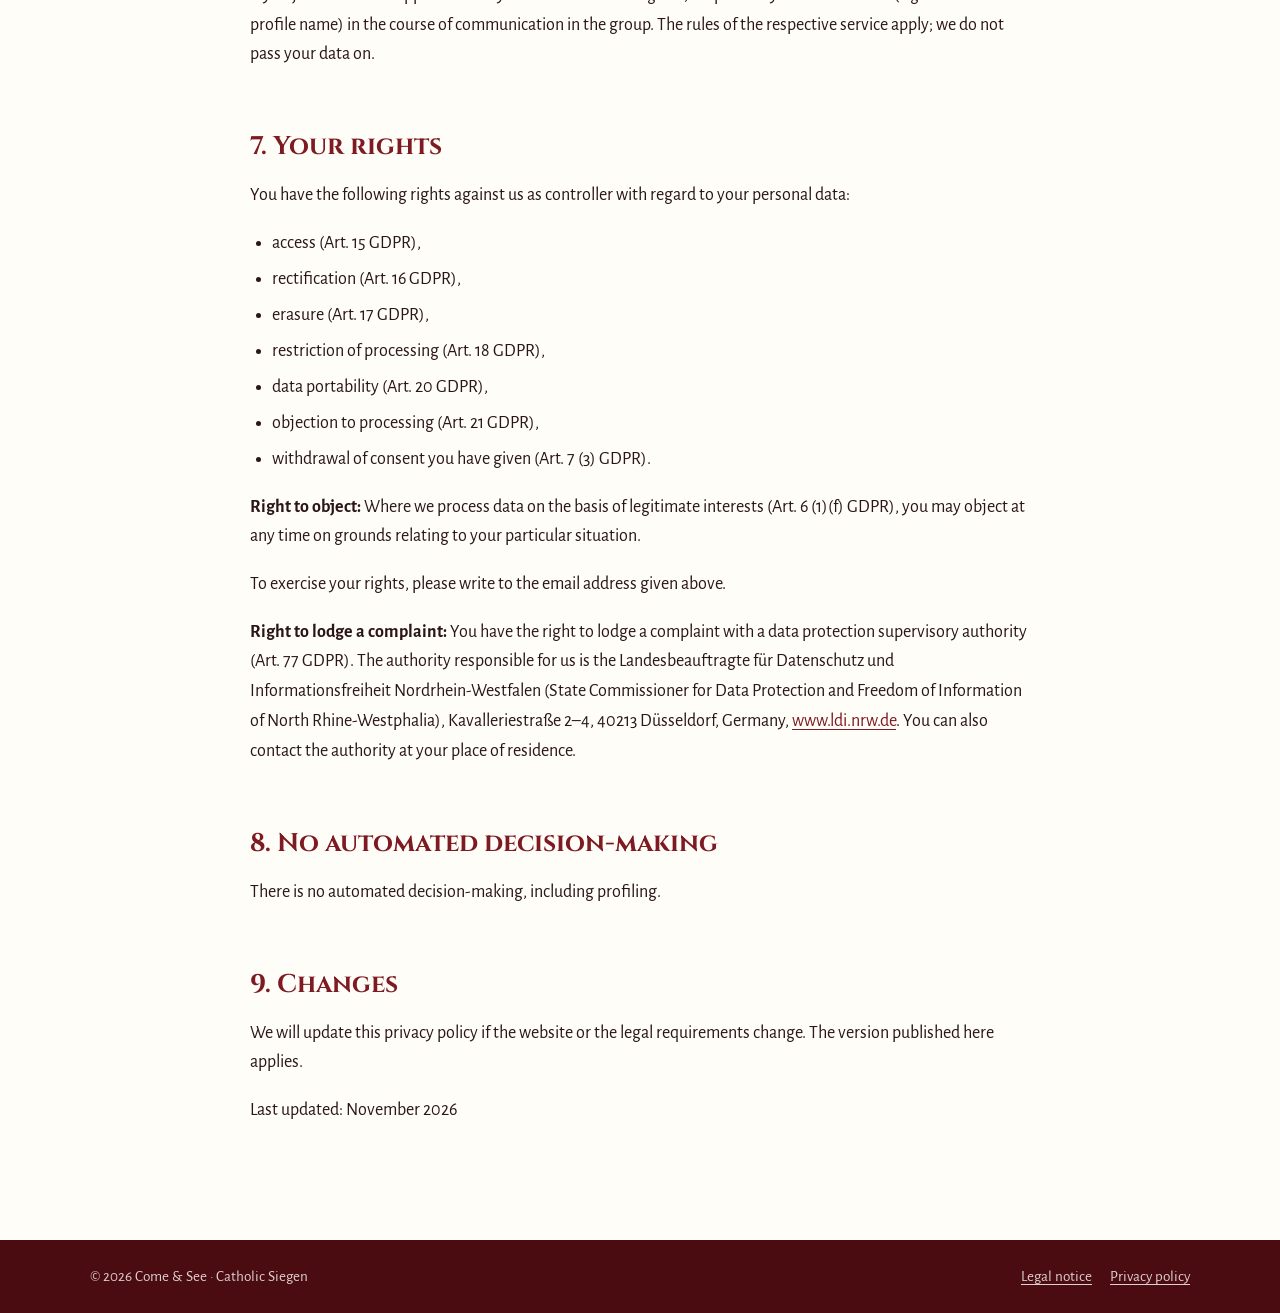
<file: public/en/privacy-policy.html>
<!doctype html>
<html lang="en">
<head>
<meta charset="utf-8">
<meta name="viewport" content="width=device-width, initial-scale=1">
<title>Privacy policy – Come &amp; See Siegen</title>
<meta name="robots" content="noindex, follow">
<meta name="theme-color" content="#8F1D24">
<link rel="icon" href="../assets/images/favicon-32.png" sizes="32x32" type="image/png">
<link rel="stylesheet" href="../assets/style.css">
</head>
<body class="legal-page cs">
<header class="nav"><div class="wrap nav-in">
  <a class="brand" href="index.html"><svg viewBox="0 0 16 22" aria-hidden="true" width="16" height="22" style="fill:var(--gold)"><path d="M6 0h4v6h6v4h-6v12H6V10H0V6h6z"/></svg><span><span class="brand-t">Come &amp; See</span></span></a>
  <a class="lang-switch" href="../de/datenschutz.html" hreflang="de" lang="de" title="Diese Seite auf Deutsch lesen">DE</a>
</div></header>
<main class="legal-main"><div class="wrap legal">
<p><a class="back" href="index.html">← Back to home page</a></p>

<p class="eyebrow">Legal</p>
<h1>Privacy policy</h1>
<p class="note">This English version is a courtesy translation. The German “Datenschutzerklärung” is the legally binding version.</p>
<h2>1. Controller</h2>
<p>The controller responsible for data processing on this website within the meaning of the General Data Protection Regulation (GDPR) is:</p>
<address>
  Wolfgang Burk<br>
  Kampenstraße 46<br>
  57072 Siegen, Germany<br>
  Email: <a href="mailto:comeandseegruppe@gmail.com">comeandseegruppe@gmail.com</a>
</address>
<p>The website is operated as a private initiative.</p>

<h2>2. In short</h2>
<p>This website provides information about the community “Come &amp; See”. We want to process as little data as possible. That is why:</p>
<ul>
  <li>We use <strong>no cookies</strong> and store nothing on your device.</li>
  <li>We use <strong>no analytics or tracking services</strong> and no advertising.</li>
  <li>There is <strong>no contact form</strong>, no registration and no user account.</li>
  <li>When you visit, your browser <strong>makes no connection to Google, Instagram or other third parties</strong> apart from our hosting provider (see section 3). There are no embedded videos, maps or social media plugins. The fonts are stored on our own server, the QR codes are generated directly in your browser, the events are delivered by our own server (see section 4), and Instagram is only linked.</li>
</ul>

<h2>3. Hosting and server log files</h2>
<p>This website is hosted on <strong>Cloudflare</strong> (Cloudflare Workers). The provider is Cloudflare, Inc., 101 Townsend St, San Francisco, CA 94107, USA. Cloudflare processes data on our behalf (data processing under Art. 28 GDPR).</p>
<p>When you visit the website, data that your browser sends to the server is automatically transmitted and processed for technical reasons. This includes in particular:</p>
<ul>
  <li>IP address,</li>
  <li>date and time of access,</li>
  <li>the page or file requested and the server’s response (status code, data volume),</li>
  <li>browser type, operating system and the page visited before (referrer), if your browser sends them.</li>
</ul>
<p><strong>Purpose and legal basis:</strong> The processing is necessary to deliver the website to you and to ensure its secure and stable operation. The legal basis is Art. 6 (1)(f) GDPR (legitimate interest in the secure and efficient operation of the website). We do not combine this data with other data or draw conclusions about your person.</p>
<p><strong>Storage period:</strong> We do not store access data ourselves. The storage period at Cloudflare is governed by Cloudflare’s own policies.</p>
<p><strong>Transfer to the USA:</strong> To our knowledge, Cloudflare is certified under the EU-U.S. Data Privacy Framework. In addition, Cloudflare provides for the EU Commission’s standard contractual clauses. More information: <a href="https://www.cloudflare.com/privacypolicy/" target="_blank" rel="noopener noreferrer">cloudflare.com/privacypolicy</a>.</p>
<p>The connection to this website is encrypted using TLS (https).</p>

<h2>4. Event calendar</h2>
<p>We maintain the events in the “Events” section in a publicly viewable Google Calendar. They are <strong>not retrieved from Google by your browser</strong> but by a function on our own hosting (Cloudflare, see section 3). This function requests the events via Google’s calendar interface (Google Ireland Limited, Gordon House, Barrow Street, Dublin 4, Ireland) and passes them on to your browser. Only the public event data (title, date, time, place, description) is requested. Your IP address and other data from your visit are not transmitted to Google. The events are cached for up to five minutes so that they do not have to be requested anew with every visit.</p>
<p><strong>Purpose and legal basis:</strong> Providing an up-to-date overview of events, Art. 6 (1)(f) GDPR (legitimate interest in informing visitors about our gatherings).</p>
<p>If you click “Open in Google Calendar” or “Subscribe to calendar”, you leave our website. From then on, <a href="https://policies.google.com/privacy" target="_blank" rel="noopener noreferrer">Google’s privacy policy</a> applies.</p>

<h2>5. Instagram and photos</h2>
<p>Our Instagram profile <strong>@comeandsee.siegen</strong> is managed by Maria Cardenas, Kampenstraße 46, 57072 Siegen, Germany. On this website, Instagram is <strong>only linked</strong>. We do not embed an Instagram feed or plugin. If we show individual post images, they are stored on our own server and link to the post on Instagram. You only leave our website once you click a link. From then on, Instagram’s privacy policy applies (see section 6).</p>
<p><strong>Photos of people:</strong> We publish photos in which people are recognisable on this website and on Instagram only if the people shown have given their consent (Art. 6 (1)(a) GDPR). You can withdraw your consent at any time with effect for the future. Please write to the email address given above and we will remove the photo promptly.</p>

<h2>6. Links to other providers</h2>
<p>This website contains links and QR codes that lead to services of other providers. <strong>Merely visiting this website does not transmit any data to these providers.</strong> You only leave our website once you click a link or scan a QR code. From then on, the privacy policy of the respective provider applies:</p>
<ul>
  <li><strong>WhatsApp</strong> (WhatsApp Ireland Limited, Merrion Road, Dublin 4, D04 X2K5, Ireland): <a href="https://www.whatsapp.com/legal/privacy-policy-eea" target="_blank" rel="noopener noreferrer">Privacy policy</a></li>
  <li><strong>Instagram</strong> (Meta Platforms Ireland Limited, Merrion Road, Dublin 4, D04 X2K5, Ireland): <a href="https://privacycenter.instagram.com/policy" target="_blank" rel="noopener noreferrer">Privacy policy</a></li>
  <li><strong>Google Calendar and Google Maps</strong> (Google Ireland Limited, Gordon House, Barrow Street, Dublin 4, Ireland): <a href="https://policies.google.com/privacy" target="_blank" rel="noopener noreferrer">Privacy policy</a>. The “Plan route” link opens Google Maps with the address of our meeting point.</li>
  <li><strong>Press reports and partner pages</strong> (Archdiocese of Paderborn, Siegener Zeitung, Pastoral area Siegen–Freudenberg, Eine-Welt-Laden St. Michael): In the “Press” section we link to reports and pages of these providers. Their respective privacy notices apply.</li>
</ul>
<p>The “Copy address” function only places the address on your device’s clipboard. No data is sent to us or to third parties.</p>
<p>If you join the WhatsApp community or follow us on Instagram, we process your details there (e.g. name or profile name) in the course of communication in the group. The rules of the respective service apply; we do not pass your data on.</p>

<h2>7. Your rights</h2>
<p>You have the following rights against us as controller with regard to your personal data:</p>
<ul>
  <li>access (Art. 15 GDPR),</li>
  <li>rectification (Art. 16 GDPR),</li>
  <li>erasure (Art. 17 GDPR),</li>
  <li>restriction of processing (Art. 18 GDPR),</li>
  <li>data portability (Art. 20 GDPR),</li>
  <li>objection to processing (Art. 21 GDPR),</li>
  <li>withdrawal of consent you have given (Art. 7 (3) GDPR).</li>
</ul>
<p><strong>Right to object:</strong> Where we process data on the basis of legitimate interests (Art. 6 (1)(f) GDPR), you may object at any time on grounds relating to your particular situation.</p>
<p>To exercise your rights, please write to the email address given above.</p>
<p><strong>Right to lodge a complaint:</strong> You have the right to lodge a complaint with a data protection supervisory authority (Art. 77 GDPR). The authority responsible for us is the Landesbeauftragte für Datenschutz und Informationsfreiheit Nordrhein-Westfalen (State Commissioner for Data Protection and Freedom of Information of North Rhine-Westphalia), Kavalleriestraße 2–4, 40213 Düsseldorf, Germany, <a href="https://www.ldi.nrw.de" target="_blank" rel="noopener noreferrer">www.ldi.nrw.de</a>. You can also contact the authority at your place of residence.</p>

<h2>8. No automated decision-making</h2>
<p>There is no automated decision-making, including profiling.</p>

<h2>9. Changes</h2>
<p>We will update this privacy policy if the website or the legal requirements change. The version published here applies.</p>
<p>Last updated: November 2026</p>

</div></main>
<footer class="legal-foot"><div class="wrap">
  <span>© <span id="y">2026</span> Come &amp; See · Catholic Siegen</span>
  <span class="foot-legal"><a href="legal-notice.html">Legal notice</a><a href="privacy-policy.html">Privacy policy</a></span>
</div></footer>
<script src="../assets/legal.js" defer></script>
</body>
</html>
</file>
<file: public/assets/style.css>
/* Schriften: lokal gehostet (kein Google Fonts). Dateien siehe assets/fonts/LIESMICH.txt */
@font-face { font-family: "Cinzel"; font-style: normal; font-weight: 500; font-display: swap; src: url("fonts/cinzel-latin-500-normal.woff2") format("woff2"); }
@font-face { font-family: "Cinzel"; font-style: normal; font-weight: 600; font-display: swap; src: url("fonts/cinzel-latin-600-normal.woff2") format("woff2"); }
@font-face { font-family: "Cinzel"; font-style: normal; font-weight: 700; font-display: swap; src: url("fonts/cinzel-latin-700-normal.woff2") format("woff2"); }
@font-face { font-family: "Cinzel"; font-style: normal; font-weight: 800; font-display: swap; src: url("fonts/cinzel-latin-800-normal.woff2") format("woff2"); }
@font-face { font-family: "Cinzel"; font-style: normal; font-weight: 900; font-display: swap; src: url("fonts/cinzel-latin-900-normal.woff2") format("woff2"); }
@font-face { font-family: "Alegreya Sans"; font-style: normal; font-weight: 400; font-display: swap; src: url("fonts/alegreya-sans-latin-400-normal.woff2") format("woff2"); }
@font-face { font-family: "Alegreya Sans"; font-style: normal; font-weight: 500; font-display: swap; src: url("fonts/alegreya-sans-latin-500-normal.woff2") format("woff2"); }
@font-face { font-family: "Alegreya Sans"; font-style: normal; font-weight: 700; font-display: swap; src: url("fonts/alegreya-sans-latin-700-normal.woff2") format("woff2"); }
@font-face { font-family: "Alegreya Sans"; font-style: normal; font-weight: 800; font-display: swap; src: url("fonts/alegreya-sans-latin-800-normal.woff2") format("woff2"); }
@font-face { font-family: "Alegreya Sans"; font-style: italic; font-weight: 400; font-display: swap; src: url("fonts/alegreya-sans-latin-400-italic.woff2") format("woff2"); }

/* Basis-Reset (früher von Claude eingefügt) */
html { -webkit-text-size-adjust: 100%; }
body { margin: 0; padding: 0; }
img { max-width: 100%; }
[hidden]:not([hidden="until-found" i]) { display: none !important; }
/* Layout: Prozessionsbanner – kardinalrote Bänder mit goldenen Doppelrahmen, dazwischen helle Lesestrecken; Cinzel als Inschrift, Alegreya Sans zum Lesen */
:root {
  --red: #8F1D24;
  --red-deep: #6A1319;
  --red-night: #4A0C11;
  --red-ink: #7E1A21;
  --gold: #F2C744;
  --gold-soft: #F8E2A0;
  --gold-ink: #94650A;
  --gold-line: #D3A43B;
  --paper: #FFFDF8;
  --paper-2: #F7EFEA;
  --card: #FFFFFF;
  --ink: #2A1517;
  --muted: #6C5255;
  --line: #E9D9D3;
  --on-red: #FFFDF8;
  --on-red-2: rgba(255, 253, 248, 0.82);
  --on-red-line: rgba(242, 199, 68, 0.55);
  --qr-dark: #2B0609;
  --shadow: 0 22px 44px -26px rgba(74, 12, 17, 0.55);
  --display: "Cinzel", "Trajan Pro", "Times New Roman", Georgia, serif;
  --body: "Alegreya Sans", "Segoe UI", system-ui, -apple-system, sans-serif;
  --wrap: 1180px;
  --gutter: clamp(16px, 4vw, 40px);
  --nav-h: 64px;
}
@media (prefers-color-scheme: dark) {
  :root:not([data-theme="light"]) {
    --paper: #160D0E; --paper-2: #1F1415; --card: #261819; --ink: #F5ECE6; --muted: #C7AEAA;
    --line: #3F2C2E; --gold-ink: #E5B84E; --red-ink: #F3A6AA; --shadow: 0 22px 44px -26px rgba(0, 0, 0, 0.8);
    color-scheme: dark;
  }
}
:root[data-theme="dark"] {
  --paper: #160D0E; --paper-2: #1F1415; --card: #261819; --ink: #F5ECE6; --muted: #C7AEAA;
  --line: #3F2C2E; --gold-ink: #E5B84E; --red-ink: #F3A6AA; --shadow: 0 22px 44px -26px rgba(0, 0, 0, 0.8);
  color-scheme: dark;
}

html { scroll-behavior: smooth; }
@media (prefers-reduced-motion: reduce) { html { scroll-behavior: auto; } }
body { background: var(--paper); color: var(--ink); font-family: var(--body); font-size: 1.125rem; line-height: 1.6; -webkit-font-smoothing: antialiased; text-rendering: optimizeLegibility; }
.cs *, .cs *::before, .cs *::after, .cs-layer *, .cs-layer *::before, .cs-layer *::after { box-sizing: border-box; }
.cs img, .cs-layer img { max-width: 100%; display: block; }
:where(.cs, .cs-layer) a { color: inherit; }
.cs p { margin: 0; }
.cs h1, .cs h2, .cs h3 { margin: 0; font-family: var(--display); text-wrap: balance; }
.wrap { width: 100%; max-width: var(--wrap); margin-inline: auto; padding-inline: var(--gutter); }
section[id], header[id] { scroll-margin-top: calc(var(--nav-h) + 12px); }
:focus-visible { outline: 3px solid var(--gold); outline-offset: 3px; border-radius: 2px; }
.sr { position: absolute; width: 1px; height: 1px; overflow: hidden; clip: rect(0 0 0 0); white-space: nowrap; }

/* type */
.eyebrow { font-family: var(--body); font-weight: 800; font-size: 0.8rem; letter-spacing: 0.22em; text-transform: uppercase; color: var(--gold-ink); }
.on-red .eyebrow { color: var(--gold); }
.h2 { font-size: clamp(2rem, 4.2vw, 3.1rem); font-weight: 700; line-height: 1.08; letter-spacing: 0.01em; }
.lead { font-size: clamp(1.15rem, 1.6vw, 1.3rem); line-height: 1.55; }
.prose { display: grid; gap: 1em; max-width: 62ch; }
.muted { color: var(--muted); }
.rule { display: flex; align-items: center; gap: 14px; color: var(--gold-line); }
.rule::before, .rule::after { content: ""; height: 1px; flex: 1; background: currentColor; }
.rule svg { width: 14px; height: 18px; fill: currentColor; flex: none; }

/* buttons */
.btn { display: inline-flex; align-items: center; justify-content: center; gap: 0.6em; padding: 0.85em 1.35em; border-radius: 3px; border: 1.5px solid transparent; font-family: var(--body); font-weight: 800; font-size: 1rem; line-height: 1.1; letter-spacing: 0.02em; text-decoration: none; cursor: pointer; transition: transform 0.15s ease, background-color 0.15s ease, color 0.15s ease, border-color 0.15s ease; }
.btn svg { width: 1.2em; height: 1.2em; flex: none; }
.btn:hover { transform: translateY(-1px); }
.btn:active { transform: translateY(0); }
.btn-gold { background: var(--gold); color: var(--red-night); box-shadow: 0 10px 24px -12px rgba(242, 199, 68, 0.75); }
.btn-gold:hover { background: #F7D466; }
.btn-ghost { background: transparent; color: var(--on-red); border-color: rgba(255, 253, 248, 0.55); }
.btn-ghost:hover { border-color: var(--gold); color: var(--gold); }
.btn-red { background: var(--red); color: var(--on-red); }
.btn-red:hover { background: var(--red-deep); }
.btn-line { background: transparent; color: var(--red-ink); border-color: var(--line); }
.btn-line:hover { border-color: var(--gold-line); }
.btn-sm { padding: 0.62em 1em; font-size: 0.95rem; }
.btn[aria-disabled="true"] { opacity: 0.55; pointer-events: none; }

/* frames */
.frame { position: relative; border: 1px solid var(--gold-line); outline: 1px solid var(--gold-line); outline-offset: -8px; }

/* nav */
.nav { position: sticky; top: env(safe-area-inset-top, 0px); z-index: 40; background: var(--red); color: var(--on-red); border-bottom: 1px solid var(--on-red-line); }
.nav-in { display: flex; align-items: center; gap: 20px; min-height: var(--nav-h); }
.brand { display: inline-flex; align-items: center; gap: 10px; text-decoration: none; margin-right: auto; }
.brand svg { width: 16px; height: 22px; fill: var(--gold); }
.brand-t { font-family: var(--display); font-weight: 800; font-size: 1.15rem; letter-spacing: 0.12em; white-space: nowrap; }
.brand-s { display: block; font-family: var(--body); font-weight: 700; font-size: 0.62rem; letter-spacing: 0.3em; color: var(--gold); margin-top: 1px; }
.nav-links { display: flex; gap: 22px; }
.nav-links a { text-decoration: none; font-weight: 700; font-size: 0.98rem; color: var(--on-red-2); padding: 6px 0; border-bottom: 1.5px solid transparent; }
.nav-links a:hover { color: var(--on-red); border-bottom-color: var(--gold); }
.menu-btn { display: none; background: transparent; border: 1px solid var(--on-red-line); color: var(--on-red); width: 44px; height: 44px; border-radius: 3px; cursor: pointer; }
.menu-btn svg { width: 22px; height: 22px; }
.edit-btn { background: transparent; border: 1px dashed var(--on-red-line); color: var(--gold); border-radius: 3px; padding: 0.5em 0.8em; font: 700 0.85rem var(--body); cursor: pointer; display: inline-flex; gap: 6px; align-items: center; }
.edit-btn svg { width: 16px; height: 16px; }
.mobile-menu { border-top: 1px solid var(--on-red-line); background: var(--red-deep); }
.mobile-menu nav { display: grid; padding-block: 8px 16px; }
.mobile-menu a { text-decoration: none; font-weight: 700; padding: 12px 0; border-bottom: 1px solid rgba(255, 253, 248, 0.12); }
@media (max-width: 980px) {
  .nav-links { display: none; }
  .menu-btn { display: inline-grid; place-items: center; }
}
@media (max-width: 640px) { .edit-btn span { display: none; } .brand-s { display: none; } }
@media (max-width: 420px) { .nav .btn-join-label { display: none; } }

/* ribbon */
.ribbon { background: var(--red-deep); color: var(--gold-soft); border-bottom: 1px solid var(--on-red-line); overflow: hidden; }
.ribbon-track { display: flex; width: max-content; animation: ribbon 60s linear infinite; }
.ribbon-set { display: flex; align-items: center; gap: 22px; padding: 10px 11px; white-space: nowrap; font-weight: 700; font-size: 0.82rem; letter-spacing: 0.2em; text-transform: uppercase; }
.ribbon-set i { width: 5px; height: 5px; background: var(--gold); transform: rotate(45deg); flex: none; }
@keyframes ribbon { to { transform: translateX(-50%); } }
@media (prefers-reduced-motion: reduce) {
  .ribbon-track { animation: none; width: auto; flex-wrap: wrap; justify-content: center; }
  .ribbon-set + .ribbon-set { display: none; }
  .ribbon-set { flex-wrap: wrap; justify-content: center; white-space: normal; row-gap: 6px; }
}

/* hero */
.hero { position: relative; color: var(--on-red); background:
    radial-gradient(60% 70% at 72% 38%, rgba(196, 52, 60, 0.55), transparent 70%),
    radial-gradient(90% 60% at 10% 100%, rgba(74, 12, 17, 0.6), transparent 70%),
    var(--red); }
.hero::before { content: ""; position: absolute; inset: 0; pointer-events: none; opacity: 0.07;
  background-image: repeating-linear-gradient(90deg, #fff 0 1px, transparent 1px 120px); }
.hero-grid { position: relative; display: grid; grid-template-columns: minmax(0, 1.02fr) minmax(0, 1fr); gap: clamp(24px, 4vw, 64px); align-items: center; padding-block: clamp(40px, 6vw, 84px) clamp(24px, 4vw, 40px); }
.hero-text { display: grid; gap: 22px; min-width: 0; }
.hero h1 { font-weight: 900; font-size: clamp(3.6rem, 8.4vw, 7.4rem); line-height: 0.92; letter-spacing: 0.01em; color: var(--gold); text-shadow: 0 3px 0 rgba(74, 12, 17, 0.35); }
.hero h1 span { display: block; }
.verse { font-family: var(--display); font-weight: 600; font-size: clamp(1rem, 1.6vw, 1.2rem); letter-spacing: 0.08em; color: var(--on-red); display: flex; flex-wrap: wrap; gap: 0.2em 0.8em; align-items: baseline; }
.verse small { font-family: var(--body); font-weight: 700; font-size: 0.8rem; letter-spacing: 0.2em; color: var(--gold); }
.hero .lead { color: var(--on-red-2); max-width: 36ch; }
.meet { display: inline-flex; align-items: flex-start; gap: 12px; padding: 12px 16px; border: 1px solid var(--on-red-line); background: rgba(74, 12, 17, 0.28); max-width: 100%; }
.meet svg { width: 22px; height: 22px; flex: none; color: var(--gold); margin-top: 2px; }
.meet strong { display: block; font-weight: 800; }
.meet span { color: var(--on-red-2); font-size: 0.98rem; }
.hero-cta { display: flex; flex-wrap: wrap; gap: 12px; }
.hero-art { min-width: 0; }
.hero-art .emblem { width: 100%; height: auto; max-width: 600px; display: block; margin-inline: auto; overflow: visible; }
.hero-art .glow { transform-origin: 400px 153px; animation: glow 7s ease-in-out infinite alternate; }
@keyframes glow { from { opacity: 0.8; } to { opacity: 1; } }
@media (prefers-reduced-motion: reduce) { .hero-art .glow { animation: none; } }
@media (max-width: 980px) {
  .hero-grid { grid-template-columns: 1fr; text-align: left; }
  .hero-art { order: -1; }
  .hero-art .emblem { max-width: 520px; }
}

/* join card (in hero) */
.hero-join { position: relative; z-index: 3; margin-bottom: calc(-1 * var(--overlap)); }
:root { --overlap: 110px; }
@media (max-width: 760px) { :root { --overlap: 56px; } }
.joincard { background: var(--card); color: var(--ink); box-shadow: var(--shadow); padding: clamp(22px, 3vw, 34px); display: grid; grid-template-columns: minmax(0, 1fr) auto auto; align-items: start; gap: clamp(18px, 3vw, 36px); align-items: center; }
.jc-text { display: grid; gap: 10px; min-width: 0; padding-left: 6px; }
.jc-title { font-size: clamp(1.45rem, 2.4vw, 1.9rem); font-weight: 700; line-height: 1.15; color: var(--red-ink); }
.jc-text p { color: var(--muted); max-width: 46ch; }
.jc-steps { display: flex; flex-wrap: wrap; gap: 6px 16px; margin-top: 4px; font-weight: 800; font-size: 0.9rem; color: var(--ink); }
.jc-steps span { display: inline-flex; align-items: center; gap: 8px; }
.jc-steps b { display: inline-grid; place-items: center; width: 24px; height: 24px; border-radius: 50%; background: var(--red); color: var(--gold); font-family: var(--display); font-size: 0.8rem; }
.jc-buttons { display: none; gap: 10px; flex-wrap: wrap; }
@media (max-width: 900px) {
  .joincard { grid-template-columns: minmax(0, 1fr) minmax(0, 1fr); }
  .joincard .qr-tile { --qr: 100%; width: 100%; max-width: 200px; justify-self: center; }
  .jc-text { grid-column: 1 / -1; padding-left: 0; }
}
@media (max-width: 640px) {
  .jc-buttons { display: flex; grid-column: 1 / -1; }
  .jc-buttons .btn { flex: 1 1 200px; }
}

/* qr tiles */
.qr-tile { display: grid; justify-items: center; gap: 10px; text-decoration: none; color: var(--ink); margin: 0; }
.qr-box { width: var(--qr, 168px); max-width: 100%; aspect-ratio: 1; background: #fff; padding: 8px; border: 1px solid var(--gold-line); box-shadow: 0 0 0 4px var(--card), 0 0 0 5px var(--gold-line); position: relative; transition: transform 0.15s ease; }
a.qr-tile:hover .qr-box { transform: scale(1.03); }
.qr-box svg { width: 100%; height: 100%; display: block; }
.qr-box .qr-badge { position: absolute; left: 50%; top: 50%; transform: translate(-50%, -50%); width: 22%; aspect-ratio: 1; background: #fff; display: grid; place-items: center; border-radius: 4px; }
.qr-box .qr-badge svg { width: 70%; height: 70%; fill: var(--red); }
.qr-cap { text-align: center; display: grid; gap: 2px; }
.qr-cap strong { font-weight: 800; font-size: 1rem; display: inline-flex; gap: 6px; align-items: center; justify-content: center; }
.qr-cap strong svg { width: 18px; height: 18px; color: var(--red-ink); }
.qr-cap span { font-size: 0.86rem; color: var(--muted); }
.qr-empty { width: var(--qr, 168px); max-width: 100%; aspect-ratio: 1; border: 1.5px dashed var(--gold-line); display: grid; place-items: center; text-align: center; padding: 14px; font-size: 0.85rem; color: var(--muted); background: var(--paper-2); }
.qr-empty svg { width: 34px; height: 34px; color: var(--gold-ink); margin: 0 auto 6px; display: block; }

/* sections */
.sec { padding-block: clamp(64px, 9vw, 120px); }
.sec-2 { background: var(--paper-2); }
.sec-head { display: grid; gap: 14px; margin-bottom: clamp(32px, 5vw, 56px); max-width: 760px; }
.sec-head.center { text-align: center; margin-inline: auto; justify-items: center; }
.sec-head p { color: var(--muted); }
.about { padding-top: calc(var(--overlap) + clamp(56px, 8vw, 96px)); }
.about-grid { display: grid; grid-template-columns: minmax(0, 1.1fr) minmax(0, 0.9fr); gap: clamp(28px, 5vw, 72px); align-items: center; }
.about-text { display: grid; gap: 22px; min-width: 0; }
.about-text .prose { color: var(--ink); }
.photo { margin: 0; background: var(--card); padding: 12px; box-shadow: var(--shadow); }
.photo img { width: 100%; aspect-ratio: 4 / 5; object-fit: cover; }
.photo figcaption { font-size: 0.9rem; color: var(--muted); padding: 10px 4px 0; }
.photo-fallback { aspect-ratio: 4 / 5; background: radial-gradient(70% 60% at 50% 30%, rgba(196, 52, 60, 0.6), transparent 70%), var(--red); color: var(--on-red); display: grid; place-items: center; text-align: center; padding: 28px; position: relative; }
.photo-fallback .pf-in { display: grid; gap: 16px; justify-items: center; }
.photo-fallback svg { width: 40px; height: 56px; fill: var(--gold); }
.photo-fallback blockquote { margin: 0; font-family: var(--display); font-weight: 700; font-size: clamp(1.8rem, 3.4vw, 2.6rem); line-height: 1.1; color: var(--gold); }
.photo-fallback cite { font-style: normal; font-weight: 700; letter-spacing: 0.2em; font-size: 0.82rem; text-transform: uppercase; }
.photo-fallback .pf-hint { font-size: 0.85rem; color: var(--on-red-2); border-top: 1px solid var(--on-red-line); padding-top: 12px; }
@media (max-width: 860px) { .about-grid { grid-template-columns: 1fr; } .photo { max-width: 520px; } }

.pillars { display: grid; grid-template-columns: repeat(4, minmax(0, 1fr)); gap: 0; margin-top: clamp(48px, 7vw, 88px); border-top: 1px solid var(--line); }
.pillar { padding: 28px 24px 8px 0; display: grid; gap: 12px; align-content: start; min-width: 0; }
.pillar + .pillar { padding-left: 24px; border-left: 1px solid var(--line); }
.pillar svg { width: 40px; height: 40px; color: var(--gold-ink); }
.pillar h3 { font-size: 1.2rem; font-weight: 700; color: var(--red-ink); }
.pillar p { color: var(--muted); font-size: 1.02rem; }
@media (max-width: 980px) {
  .pillars { grid-template-columns: repeat(2, minmax(0, 1fr)); }
  .pillar:nth-child(3) { padding-left: 0; border-left: 0; }
  .pillar:nth-child(n+3) { border-top: 1px solid var(--line); }
}
@media (max-width: 560px) {
  .pillars { grid-template-columns: 1fr; }
  .pillar, .pillar + .pillar { padding: 24px 0 20px; border-left: 0; }
  .pillar + .pillar { border-top: 1px solid var(--line); }
}

/* sunday timeline */
.steps { list-style: none; padding: 0; margin: 0; display: grid; grid-template-columns: repeat(4, minmax(0, 1fr)); gap: 28px; position: relative; }
.steps::before { content: ""; position: absolute; top: 31px; left: 32px; right: 32px; height: 1px; background: var(--gold-line); }
.step { display: grid; gap: 14px; align-content: start; position: relative; min-width: 0; }
.step-num { width: 64px; height: 64px; border-radius: 50%; display: grid; place-items: center; background: var(--red); color: var(--gold); font-family: var(--display); font-weight: 800; font-size: 1.25rem; box-shadow: 0 0 0 6px var(--paper-2), 0 0 0 7px var(--gold-line); position: relative; }
.step h3 { font-size: 1.22rem; font-weight: 700; }
.step p { color: var(--muted); font-size: 1.02rem; }
.step .tag { display: inline-block; font-size: 0.82rem; font-weight: 800; letter-spacing: 0.08em; color: var(--red-ink); border: 1px solid var(--line); padding: 3px 10px; background: var(--card); justify-self: start; }
@media (max-width: 900px) {
  .steps { grid-template-columns: 1fr; gap: 0; }
  .steps::before { top: 32px; bottom: 32px; left: 31px; right: auto; width: 1px; height: auto; }
  .step { grid-template-columns: 64px minmax(0, 1fr); column-gap: 20px; row-gap: 6px; padding-bottom: 28px; }
  .step-num { grid-row: span 3; }
}

/* events */
.events { display: grid; gap: 16px; }
.event { display: grid; grid-template-columns: 112px minmax(0, 1fr); gap: 24px; align-items: center; background: var(--card); border: 1px solid var(--line); padding: 16px 22px 16px 16px; }
.event-date { background: var(--red); color: var(--on-red); text-align: center; padding: 12px 8px; display: grid; gap: 2px; }
.event-date b { font-family: var(--display); font-size: 2.2rem; line-height: 1; color: var(--gold); }
.event-date span { font-size: 0.78rem; font-weight: 800; letter-spacing: 0.18em; text-transform: uppercase; }
.event-body { display: grid; gap: 4px; min-width: 0; }
.event-body h3 { font-size: 1.25rem; font-weight: 700; color: var(--red-ink); }
.event-meta { display: flex; flex-wrap: wrap; gap: 4px 18px; color: var(--muted); font-size: 0.98rem; }
.event-meta span { display: inline-flex; gap: 6px; align-items: center; }
.event-meta svg { width: 16px; height: 16px; color: var(--gold-ink); }
.event-note { font-size: 1rem; }
.event.past { opacity: 0.6; }
@media (max-width: 680px) {
  .event { grid-template-columns: 84px minmax(0, 1fr); gap: 16px; }
  .event-date b { font-size: 1.8rem; }
}
.empty { display: grid; grid-template-columns: auto minmax(0, 1fr) auto; gap: 24px; align-items: center; background: var(--card); padding: clamp(22px, 3vw, 32px); }
.empty svg.ic { width: 46px; height: 46px; color: var(--gold-ink); }
.empty h3 { font-size: 1.25rem; font-weight: 700; color: var(--red-ink); margin-bottom: 4px; }
.empty p { color: var(--muted); }
@media (max-width: 680px) { .empty { grid-template-columns: 1fr; } }

/* gallery */
.gallery { display: grid; grid-template-columns: repeat(3, minmax(0, 1fr)); gap: 14px; }
@media (max-width: 860px) { .gallery { grid-template-columns: repeat(2, minmax(0, 1fr)); gap: 10px; } }
.g-item { position: relative; margin: 0; background: var(--card); border: 0; padding: 0; cursor: zoom-in; overflow: hidden; aspect-ratio: 4 / 3; }
.g-item img { width: 100%; height: 100%; object-fit: cover; transition: transform 0.4s ease; }
.g-item:hover img { transform: scale(1.04); }
.g-cap { position: absolute; inset: auto 0 0 0; padding: 26px 14px 10px; color: #fff; font-size: 0.95rem; font-weight: 700; text-align: left; background: linear-gradient(transparent, rgba(30, 5, 8, 0.78)); }
.gallery.ph { grid-template-columns: repeat(3, minmax(0, 1fr)); }
.g-ph { aspect-ratio: 4 / 3; display: grid; place-items: center; text-align: center; gap: 10px; padding: 24px; background: var(--card); border: 1px solid var(--line); color: var(--muted); }
.g-ph svg { width: 54px; height: 54px; color: var(--gold-ink); margin-inline: auto; }
.g-ph strong { display: block; color: var(--red-ink); font-family: var(--display); font-size: 1.05rem; }
@media (max-width: 640px) { .g-ph { aspect-ratio: 3 / 4; padding: 12px 6px; font-size: 0.82rem; } .g-ph svg { width: 34px; height: 34px; } .g-ph strong { font-size: 0.85rem; } .gallery.ph { gap: 8px; } }

/* join section */
.join { background:
    radial-gradient(70% 80% at 50% 0%, rgba(196, 52, 60, 0.5), transparent 70%), var(--red-deep);
  color: var(--on-red); }
.join .sec-head p { color: var(--on-red-2); }
.join-grid { display: grid; grid-template-columns: repeat(2, minmax(0, 1fr)); gap: clamp(18px, 3vw, 32px); }
.jcard { background: var(--card); color: var(--ink); padding: clamp(28px, 3.6vw, 44px) clamp(20px, 3vw, 40px); display: grid; grid-template-columns: minmax(0, 1fr); justify-items: center; align-content: start; text-align: center; gap: 16px; box-shadow: var(--shadow); }
.jcard p { max-width: 40ch; }
.jcard h3 { font-size: clamp(1.4rem, 2.3vw, 1.75rem); font-weight: 700; color: var(--red-ink); display: flex; gap: 10px; align-items: center; justify-content: center; }
.jcard h3 svg { width: 28px; height: 28px; color: var(--gold-ink); flex: none; }
.jcard p { color: var(--muted); }
.chips { display: flex; flex-wrap: wrap; gap: 8px; }
.chip { display: inline-flex; align-items: center; gap: 6px; padding: 5px 12px; background: var(--paper-2); border: 1px solid var(--line); font-weight: 800; font-size: 0.86rem; color: var(--red-ink); }
.chip i { width: 7px; height: 7px; border-radius: 50%; background: var(--red); }
.chip.study i { background: #1D4A3A; }
.jcard .qr-tile { --qr: 220px; margin-top: 6px; }
.jcard .chips { justify-content: center; }
.join-steps { display: grid; grid-template-columns: repeat(3, minmax(0, 1fr)); gap: 16px; margin-top: clamp(28px, 4vw, 44px); list-style: none; padding: 0; }
.join-steps li { display: flex; gap: 14px; align-items: center; padding: 16px 18px; border: 1px solid var(--on-red-line); background: rgba(74, 12, 17, 0.35); font-weight: 700; min-width: 0; }
.join-steps b { display: inline-grid; place-items: center; width: 36px; height: 36px; border-radius: 50%; background: var(--gold); color: var(--red-night); font-family: var(--display); flex: none; }
@media (max-width: 980px) { .join-grid { grid-template-columns: 1fr; } }
@media (max-width: 560px) {
  .jcard .qr-tile { --qr: 200px; }
  .join-steps { grid-template-columns: 1fr; }
}

/* faq */
.faq-grid { display: grid; grid-template-columns: minmax(0, 0.8fr) minmax(0, 1.2fr); gap: clamp(28px, 5vw, 72px); align-items: start; }
.faq-side { display: grid; gap: 18px; position: sticky; top: calc(var(--nav-h) + 32px); }
.faq-list { border-top: 1px solid var(--line); }
.faq-item { border-bottom: 1px solid var(--line); }
.faq-item summary { list-style: none; cursor: pointer; display: grid; grid-template-columns: minmax(0, 1fr) 28px; gap: 16px; align-items: center; padding: 22px 0; font-weight: 800; font-size: 1.12rem; color: var(--ink); }
.faq-item summary::-webkit-details-marker { display: none; }
.faq-item summary:hover { color: var(--red-ink); }
.faq-item .pm { width: 28px; height: 28px; border: 1px solid var(--gold-line); border-radius: 50%; position: relative; }
.faq-item .pm::before, .faq-item .pm::after { content: ""; position: absolute; left: 50%; top: 50%; width: 11px; height: 1.5px; background: var(--gold-ink); transform: translate(-50%, -50%); transition: transform 0.2s ease; }
.faq-item .pm::after { transform: translate(-50%, -50%) rotate(90deg); }
.faq-item[open] .pm::after { transform: translate(-50%, -50%) rotate(0deg); }
.faq-item .faq-a { padding: 0 44px 24px 0; color: var(--muted); display: grid; gap: 0.8em; max-width: 64ch; }
@media (max-width: 860px) { .faq-grid { grid-template-columns: 1fr; } .faq-side { position: static; } }

/* location */
.loc-grid { display: grid; grid-template-columns: minmax(0, 0.9fr) minmax(0, 1.1fr); gap: clamp(28px, 5vw, 72px); align-items: center; }
.loc-art { background: var(--card); padding: clamp(28px, 4vw, 48px); display: grid; place-items: center; color: var(--red); box-shadow: var(--shadow); }
.loc-art svg.church { width: min(100%, 230px); height: auto; }
.loc-art svg.church .gi { fill: var(--gold-ink); }
.loc-art .ground { width: 80%; height: 1px; background: var(--gold-line); margin-top: -1px; }
.loc-text { display: grid; gap: 22px; min-width: 0; }
.address { font-style: normal; display: grid; gap: 2px; font-size: 1.2rem; }
.address strong { font-family: var(--display); font-size: 1.6rem; color: var(--red-ink); }
.loc-facts { display: grid; gap: 12px; }
.loc-facts div { display: grid; grid-template-columns: 26px minmax(0, 1fr); gap: 12px; align-items: start; }
.loc-facts svg { width: 22px; height: 22px; color: var(--gold-ink); margin-top: 3px; }
.loc-actions { display: flex; flex-wrap: wrap; gap: 12px; }
@media (max-width: 860px) { .loc-grid { grid-template-columns: 1fr; } .loc-art { order: 2; max-width: 420px; padding: 24px; } .loc-art svg.church { width: min(100%, 180px); } }

/* footer */
.foot { background: var(--red-night); color: var(--on-red-2); padding-block: clamp(48px, 7vw, 80px) 28px; }
.foot-grid { display: grid; grid-template-columns: minmax(0, 1.3fr) minmax(0, 1fr) minmax(0, 1fr); gap: 32px; }
.foot .brand-t { font-size: 1.6rem; color: var(--gold); }
.foot h4 { margin: 0 0 12px; font-family: var(--body); font-size: 0.8rem; letter-spacing: 0.22em; text-transform: uppercase; color: var(--gold); }
.foot nav { display: grid; gap: 6px; }
.foot a { text-decoration: none; }
.foot a:hover { color: var(--gold); }
.foot-verse { font-family: var(--display); font-size: 1.15rem; color: var(--on-red); margin-top: 12px; }
.foot-contact { white-space: pre-line; font-size: 0.98rem; }
.foot-bottom { display: flex; flex-wrap: wrap; gap: 8px 24px; justify-content: space-between; border-top: 1px solid rgba(242, 199, 68, 0.25); margin-top: 40px; padding-top: 20px; font-size: 0.9rem; }
.foot-bottom button { background: none; border: 0; padding: 0; color: var(--gold); font: inherit; cursor: pointer; text-decoration: underline; }
@media (max-width: 860px) { .foot-grid { grid-template-columns: 1fr 1fr; } .foot-grid > :first-child { grid-column: 1 / -1; } }
@media (max-width: 520px) { .foot-grid { grid-template-columns: 1fr; } }
@media (max-width: 640px) { .foot { padding-bottom: calc(96px + env(safe-area-inset-bottom, 0px)); } }

/* floating join */
.fab { position: fixed; right: 20px; bottom: calc(20px + env(safe-area-inset-bottom, 0px)); z-index: 50; display: flex; gap: 8px; transition: transform 0.25s ease, opacity 0.25s ease; }
.fab.off { transform: translateY(140%); opacity: 0; pointer-events: none; }
.fab .btn { box-shadow: 0 14px 30px -12px rgba(30, 5, 8, 0.6); }
.fab .fab-ig, .fab .fab-mob { display: none; }
@media (max-width: 640px) {
  .fab { left: 12px; right: 12px; bottom: calc(12px + env(safe-area-inset-bottom, 0px)); }
  .fab .fab-main { flex: 1; }
  .fab .fab-desk { display: none; }
  .fab .fab-mob { display: inline-flex; }
  .fab .fab-ig { display: inline-flex; padding-inline: 0.9em; }
}
@media (prefers-reduced-motion: reduce) { .fab { transition: none; } }

/* overlays */
.cs-layer[hidden] { display: none !important; }
.overlay { position: fixed; inset: 0; z-index: 80; background: rgba(28, 4, 7, 0.72); display: grid; place-items: center; padding: max(16px, env(safe-area-inset-top, 0px)) 16px max(16px, env(safe-area-inset-bottom, 0px)); overflow-y: auto; font-family: var(--body); color: var(--ink); }
.modal { background: var(--card); width: min(760px, 100%); padding: clamp(24px, 4vw, 40px); position: relative; box-shadow: var(--shadow); display: grid; gap: 22px; }
.modal h2 { font-family: var(--display); font-size: clamp(1.5rem, 3vw, 2rem); color: var(--red-ink); margin: 0; padding-right: 40px; }
.modal p { margin: 0; color: var(--muted); }
.modal-qrs { display: grid; grid-template-columns: repeat(2, minmax(0, 1fr)); gap: 24px; }
.modal-qrs .qr-tile { --qr: 230px; }
.modal-qrs .qr-col { display: grid; justify-items: center; }
.modal .hero-cta { justify-content: center; }
.x-btn { position: absolute; top: 14px; right: 14px; width: 42px; height: 42px; border-radius: 50%; border: 1px solid var(--line); background: var(--card); color: var(--ink); cursor: pointer; display: grid; place-items: center; }
.x-btn svg { width: 18px; height: 18px; }
@media (max-width: 560px) { .modal-qrs { grid-template-columns: 1fr; } }
.lightbox { background: rgba(14, 2, 4, 0.94); }
.lb-fig { margin: 0; display: grid; gap: 12px; justify-items: center; max-width: min(1100px, 100%); }
.lb-fig img { max-height: 78vh; width: auto; max-width: 100%; object-fit: contain; box-shadow: 0 30px 60px -30px #000; }
.lb-fig figcaption { color: #f5ece6; font-weight: 700; text-align: center; }
.lb-nav { position: fixed; top: 50%; transform: translateY(-50%); width: 48px; height: 48px; border-radius: 50%; border: 1px solid rgba(242, 199, 68, 0.5); background: rgba(14, 2, 4, 0.6); color: var(--gold); cursor: pointer; display: grid; place-items: center; }
.lb-nav svg { width: 22px; height: 22px; }
.lb-prev { left: 14px; } .lb-next { right: 14px; }
.lightbox .x-btn { position: fixed; background: rgba(14, 2, 4, 0.6); color: var(--gold); border-color: rgba(242, 199, 68, 0.5); top: max(14px, env(safe-area-inset-top, 0px)); }

/* toast */
.toast { position: fixed; left: 50%; bottom: calc(24px + env(safe-area-inset-bottom, 0px)); transform: translateX(-50%); z-index: 120; background: var(--ink); color: var(--paper); padding: 12px 18px; font: 700 0.95rem var(--body); box-shadow: var(--shadow); max-width: calc(100% - 32px); }


/* ---------- Ergänzungen für die eigene Website ---------- */
.lang-switch { display: inline-flex; align-items: center; justify-content: center; min-width: 44px; min-height: 36px; padding: 0 10px; border: 1px solid var(--on-red-line); border-radius: 3px; color: var(--on-red); font-weight: 800; font-size: 0.85rem; letter-spacing: 0.14em; text-decoration: none; }
.lang-switch:hover { border-color: var(--gold); color: var(--gold); }
.foot-legal { display: inline-flex; gap: 18px; flex-wrap: wrap; }
.foot-legal a { color: var(--on-red-2); text-underline-offset: 3px; }
.foot-legal a:hover { color: var(--gold); }
.noscript-note { max-width: 640px; margin: 0 auto; padding: 48px var(--gutter); font-size: 1.1rem; }

/* Rechtliche Seiten (Impressum, Datenschutz) */
.legal-page { background: var(--paper); color: var(--ink); font-family: var(--body); font-size: 1.125rem; line-height: 1.65; min-height: 100vh; display: flex; flex-direction: column; }
.legal-page * , .legal-page *::before, .legal-page *::after { box-sizing: border-box; }
.legal-main { flex: 1; padding-block: clamp(36px, 6vw, 72px) clamp(48px, 8vw, 96px); }
.legal-main .wrap { max-width: 860px; }
.legal h1 { font-family: var(--display); font-weight: 800; font-size: clamp(2rem, 5vw, 3rem); line-height: 1.1; margin: 8px 0 24px; color: var(--red-ink); }
.legal h2 { font-family: var(--display); font-weight: 700; font-size: clamp(1.25rem, 2.4vw, 1.6rem); margin: 2.2em 0 0.5em; color: var(--red-ink); }
.legal h3 { font-family: var(--body); font-weight: 800; font-size: 1.1rem; margin: 1.6em 0 0.3em; }
.legal p, .legal ul { margin: 0 0 1em; }
.legal ul { padding-left: 1.2em; }
.legal li { margin-bottom: 0.35em; }
.legal a { color: var(--red-ink); text-underline-offset: 3px; }
.legal address { font-style: normal; margin: 0 0 1em; }
.legal .note { border-left: 3px solid var(--gold-line); background: var(--paper-2); padding: 12px 16px; margin: 0 0 1.6em; font-size: 1rem; color: var(--muted); }
.legal mark.ph { background: var(--gold-soft); color: #2A1517; padding: 0 4px; border-radius: 2px; font-weight: 700; }
.legal .back { display: inline-flex; gap: 8px; align-items: center; font-weight: 800; text-decoration: none; }
.legal-foot { background: var(--red-night); color: var(--on-red-2); padding-block: 24px; font-size: 0.95rem; }
.legal-foot .wrap { display: flex; justify-content: space-between; gap: 12px 24px; flex-wrap: wrap; }
.legal-foot a { color: var(--on-red-2); text-underline-offset: 3px; }
.legal-foot a:hover { color: var(--gold); }

/* ---------- Kalender, Instagram, Sprachauswahl (ergänzt) ---------- */
.event-note { white-space: pre-line; overflow-wrap: anywhere; }
.cal-actions { display: grid; gap: 14px; margin-top: clamp(20px, 3vw, 32px); }
.cal-buttons { display: flex; flex-wrap: wrap; gap: 12px; }
@media (max-width: 520px) { .cal-buttons .btn { flex: 1 1 100%; } }
.cal-loading svg.ic { animation: cal-pulse 1.4s ease-in-out infinite alternate; }
@keyframes cal-pulse { from { opacity: 0.45; } to { opacity: 1; } }
@media (prefers-reduced-motion: reduce) { .cal-loading svg.ic { animation: none; } }

.ig-grid { display: grid; gap: clamp(18px, 3vw, 32px); }
.ig-grid.has-posts { grid-template-columns: minmax(0, 0.9fr) minmax(0, 1.4fr); align-items: start; }
.ig-grid:not(.has-posts) .ig-card { grid-template-columns: auto minmax(0, 1fr) auto; align-items: center; column-gap: clamp(24px, 4vw, 56px); }
@media (max-width: 900px) { .ig-grid:not(.has-posts) .ig-card { grid-template-columns: minmax(0, 1fr); } }
.ig-card { background: var(--card); color: var(--ink); box-shadow: var(--shadow); padding: clamp(26px, 3.6vw, 42px) clamp(22px, 3.4vw, 42px); display: grid; gap: 18px; align-content: start; min-width: 0; }
.ig-head { display: flex; align-items: center; gap: 18px; min-width: 0; }
.ig-avatar { width: 88px; height: 88px; border-radius: 50%; object-fit: cover; flex: none; border: 1px solid var(--gold-line); box-shadow: 0 0 0 4px var(--card), 0 0 0 5px var(--gold-line); }
.ig-head h3 { font-size: clamp(1.3rem, 2.2vw, 1.65rem); font-weight: 700; color: var(--red-ink); }
.ig-handle { font-weight: 800; color: var(--gold-ink); text-underline-offset: 3px; overflow-wrap: anywhere; }
.ig-card > p { color: var(--muted); max-width: 46ch; }
.ig-cta { display: flex; flex-wrap: wrap; gap: 12px; }
.ig-posts { display: grid; grid-template-columns: repeat(3, minmax(0, 1fr)); gap: 10px; }
.ig-post { position: relative; display: block; aspect-ratio: 1; overflow: hidden; background: var(--paper-2); }
.ig-post img { width: 100%; height: 100%; object-fit: cover; transition: transform 0.4s ease; }
.ig-post:hover img { transform: scale(1.05); }
@media (max-width: 900px) { .ig-grid.has-posts { grid-template-columns: minmax(0, 1fr); } }
@media (max-width: 520px) {
  .ig-posts { grid-template-columns: repeat(2, minmax(0, 1fr)); gap: 8px; }
  .ig-avatar { width: 72px; height: 72px; }
  .ig-cta .btn { flex: 1 1 100%; }
}
.foot-contact a { color: var(--on-red-2); text-underline-offset: 3px; overflow-wrap: anywhere; }
.foot-contact a:hover { color: var(--gold); }

/* Sprachauswahl (Startseite /) */
.lang-page { min-height: 100vh; min-height: 100dvh; display: flex; flex-direction: column; color: var(--on-red); font-family: var(--body); background:
    radial-gradient(60% 55% at 50% 30%, rgba(196, 52, 60, 0.55), transparent 70%),
    radial-gradient(90% 60% at 10% 100%, rgba(74, 12, 17, 0.6), transparent 70%), var(--red); }
.lang-page * , .lang-page *::before, .lang-page *::after { box-sizing: border-box; }
.lang-main { flex: 1; display: grid; place-items: center; padding: clamp(36px, 7vw, 80px) var(--gutter); }
.lang-box { width: 100%; max-width: 820px; display: grid; gap: clamp(16px, 2.6vw, 26px); justify-items: center; text-align: center; }
.lang-cross { width: 26px; height: 36px; fill: var(--gold); }
.lang-eyebrow { margin: 0; font-weight: 800; font-size: 0.8rem; letter-spacing: 0.26em; text-transform: uppercase; color: var(--gold); }
.lang-title { margin: 0; font-family: var(--display); font-weight: 900; font-size: clamp(3.2rem, 12vw, 6.6rem); line-height: 0.95; color: var(--gold); text-shadow: 0 3px 0 rgba(74, 12, 17, 0.35); }
.lang-title span { display: block; }
.lang-verse { margin: 0; font-family: var(--display); font-weight: 600; font-size: clamp(1rem, 2.2vw, 1.25rem); letter-spacing: 0.08em; }
.lang-verse small { display: block; margin-top: 4px; font-family: var(--body); font-weight: 700; font-size: 0.8rem; letter-spacing: 0.2em; color: var(--gold); }
.lang-ask { margin: clamp(8px, 2vw, 18px) 0 0; color: var(--on-red-2); font-size: 1.05rem; }
.lang-cards { width: 100%; display: grid; grid-template-columns: repeat(2, minmax(0, 1fr)); gap: clamp(12px, 2.4vw, 22px); }
.lang-card { display: grid; gap: 6px; justify-items: center; padding: clamp(24px, 4vw, 38px) 16px; text-decoration: none; color: var(--on-red); background: rgba(74, 12, 17, 0.32); border: 1px solid var(--on-red-line); outline: 1px solid var(--on-red-line); outline-offset: -8px; transition: background 0.15s ease, color 0.15s ease, transform 0.15s ease; }
.lang-card strong { font-family: var(--display); font-weight: 800; font-size: clamp(1.7rem, 4.4vw, 2.4rem); letter-spacing: 0.04em; }
.lang-card span { font-weight: 700; font-size: 0.98rem; color: var(--on-red-2); }
.lang-card:hover, .lang-card:focus-visible { background: var(--gold); color: var(--red-night); transform: translateY(-2px); outline-color: var(--red-night); }
.lang-card:hover span, .lang-card:focus-visible span { color: var(--red-night); }
@media (max-width: 520px) { .lang-cards { grid-template-columns: minmax(0, 1fr); } }
.lang-foot { padding: 20px var(--gutter) calc(20px + env(safe-area-inset-bottom, 0px)); background: var(--red-night); font-size: 0.95rem; color: var(--on-red-2); }
.lang-foot .wrap { display: flex; justify-content: center; gap: 10px 26px; flex-wrap: wrap; padding-inline: 0; }
.lang-foot a { color: var(--on-red-2); text-underline-offset: 3px; }
.lang-foot a:hover { color: var(--gold); }
@media (max-width: 380px) {
  .nav-in { gap: 10px; }
  .brand-t { font-size: 1rem; letter-spacing: 0.08em; }
  .lang-switch { min-width: 40px; padding: 0 8px; }
}
.legal a, .legal address { overflow-wrap: anywhere; }
.qr-tile, .qr-cap { min-width: 0; }
.qr-cap strong, .qr-cap span { overflow-wrap: anywhere; }
.legal h1, .legal h2 { overflow-wrap: anywhere; hyphens: auto; }
.nav-links a, .brand-s { white-space: nowrap; }
@media (max-width: 1240px) { .nav-links { gap: 15px; } .nav-links a { font-size: 0.93rem; } .nav-in { gap: 14px; } }
@media (max-width: 1100px) { .brand-s { display: none; } }
.ig-post { aspect-ratio: 4 / 3; }
@media (max-width: 520px) {
  .ig-posts { grid-template-columns: repeat(2, minmax(0, 1fr)); }
  .ig-posts .ig-post:first-child { grid-column: 1 / -1; }
}
.ig-grid.has-posts { grid-template-columns: minmax(0, 1fr); }
.ig-grid.has-posts .ig-card { grid-template-columns: auto minmax(0, 1fr) auto; align-items: center; column-gap: clamp(24px, 4vw, 56px); }
@media (max-width: 900px) { .ig-grid.has-posts .ig-card { grid-template-columns: minmax(0, 1fr); } }
.ig-posts { gap: clamp(10px, 1.6vw, 18px); }
.photo img { aspect-ratio: 4 / 3; }
.press-list { list-style: none; margin: 0; padding: 0; display: grid; grid-template-columns: repeat(auto-fit, minmax(min(100%, 320px), 1fr)); gap: clamp(14px, 2vw, 24px); }
.press-card { display: grid; gap: 10px; align-content: start; height: 100%; padding: clamp(20px, 2.6vw, 30px); background: var(--card); color: var(--ink); text-decoration: none; box-shadow: var(--shadow); transition: transform 0.15s ease; }
.press-card:hover, .press-card:focus-visible { transform: translateY(-2px); }
.press-meta { display: flex; flex-wrap: wrap; gap: 4px 14px; font-size: 0.85rem; color: var(--muted); }
.press-meta strong { color: var(--gold-ink); font-weight: 800; letter-spacing: 0.08em; text-transform: uppercase; font-size: 0.78rem; }
.press-card h3 { font-size: clamp(1.15rem, 1.8vw, 1.4rem); font-weight: 700; line-height: 1.2; color: var(--red-ink); overflow-wrap: anywhere; }
.press-card p { color: var(--muted); margin: 0; }
.press-more { margin-top: 4px; font-weight: 800; color: var(--red-ink); }
.press-card:hover .press-more { text-decoration: underline; text-underline-offset: 3px; }
.event-body h3, .event-meta span { overflow-wrap: anywhere; }
.event-meta span { max-width: 100%; min-width: 0; }
@media (max-width: 380px) { .event { grid-template-columns: 84px minmax(0, 1fr); gap: 14px; padding: 12px 14px 12px 12px; } .event-date b { font-size: 1.8rem; } .event-body h3 { font-size: 1.1rem; } }
@media (max-width: 340px) { .nav-in { gap: 8px; } .brand-t { font-size: 0.95rem; letter-spacing: 0.05em; } }
/* Presse: schlanke Link-Liste (nur Titel) */
.press-list { display: grid; grid-template-columns: minmax(0, 1fr); gap: 0; max-width: 860px; border-top: 1px solid var(--line); }
.press-link { display: flex; justify-content: space-between; align-items: baseline; gap: 18px; padding: 16px 4px; border-bottom: 1px solid var(--line); text-decoration: none; color: var(--red-ink); font-weight: 700; font-size: clamp(1.02rem, 1.5vw, 1.15rem); line-height: 1.35; overflow-wrap: anywhere; }
.press-link:hover, .press-link:focus-visible { color: var(--red); background: rgba(176, 138, 40, 0.08); }
.press-link:hover span:first-child { text-decoration: underline; text-underline-offset: 3px; }
.press-arrow { flex: none; color: var(--gold-ink); }
</file>
